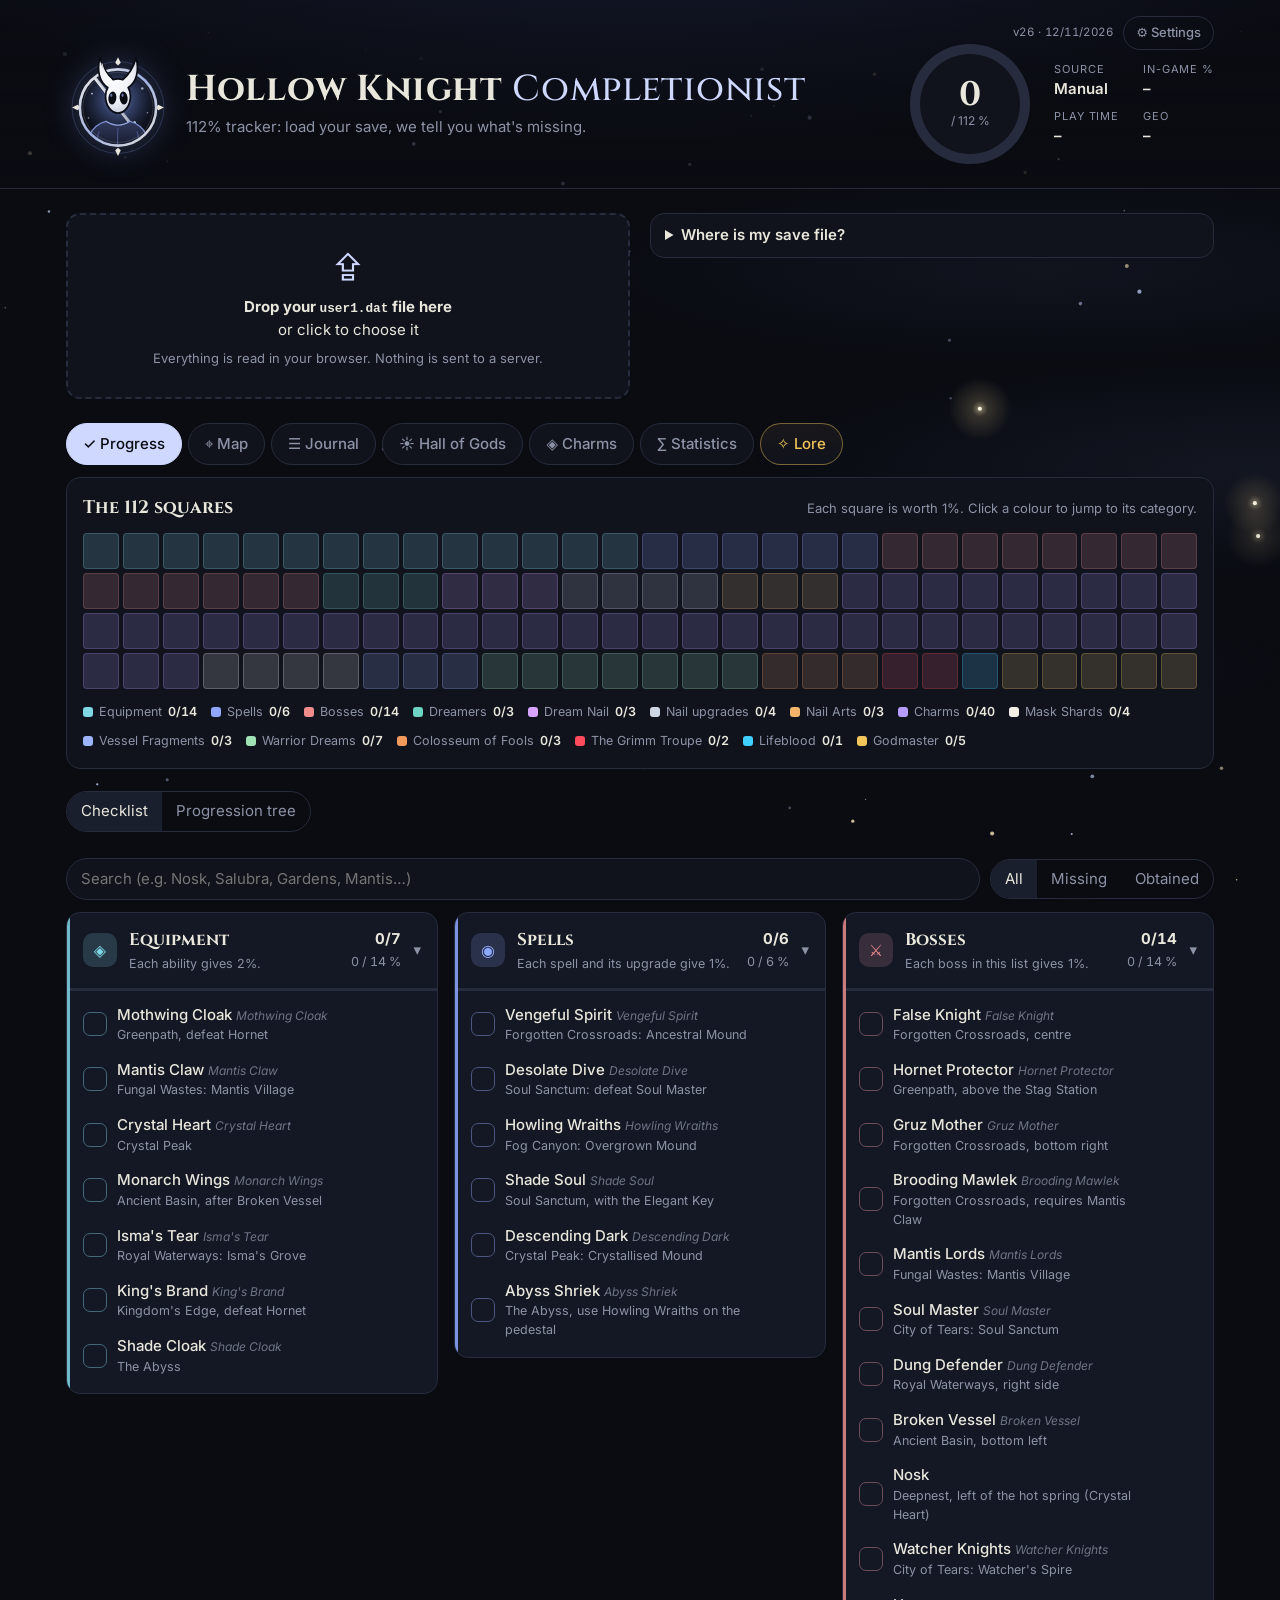
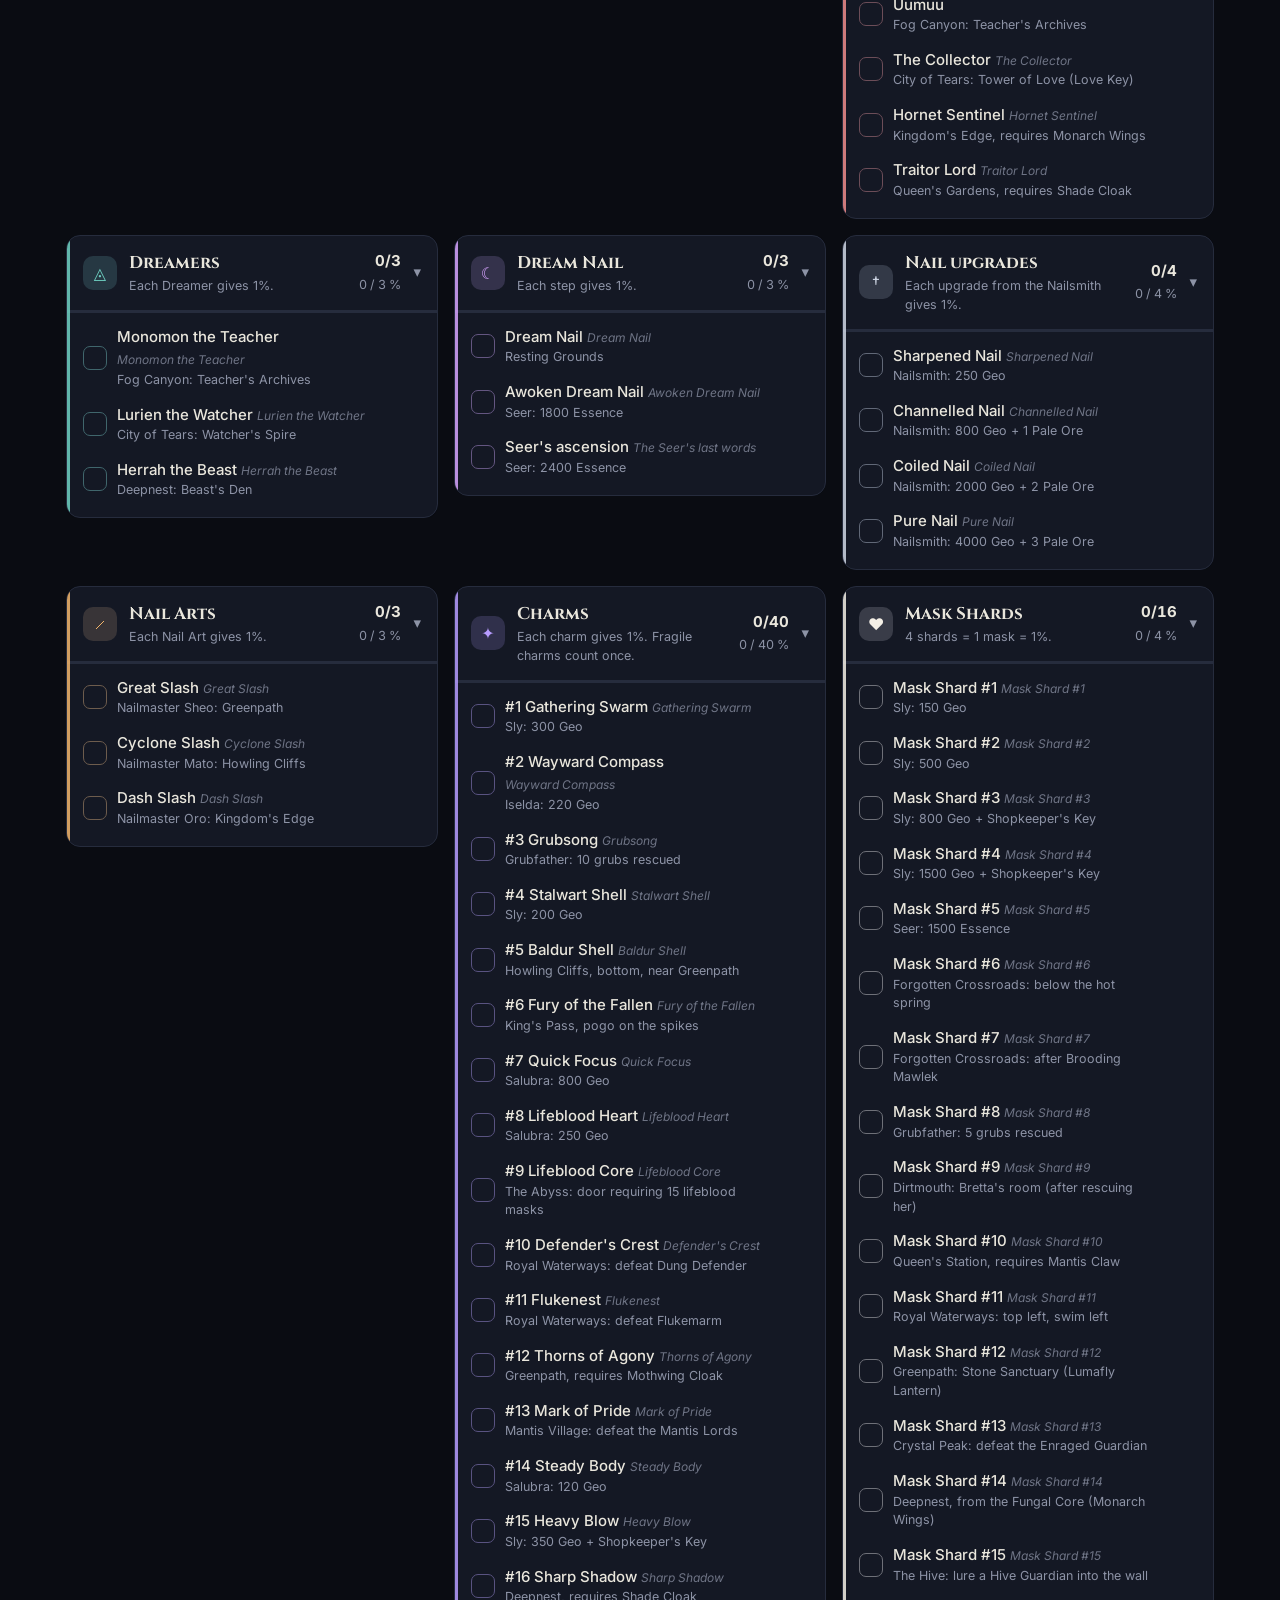
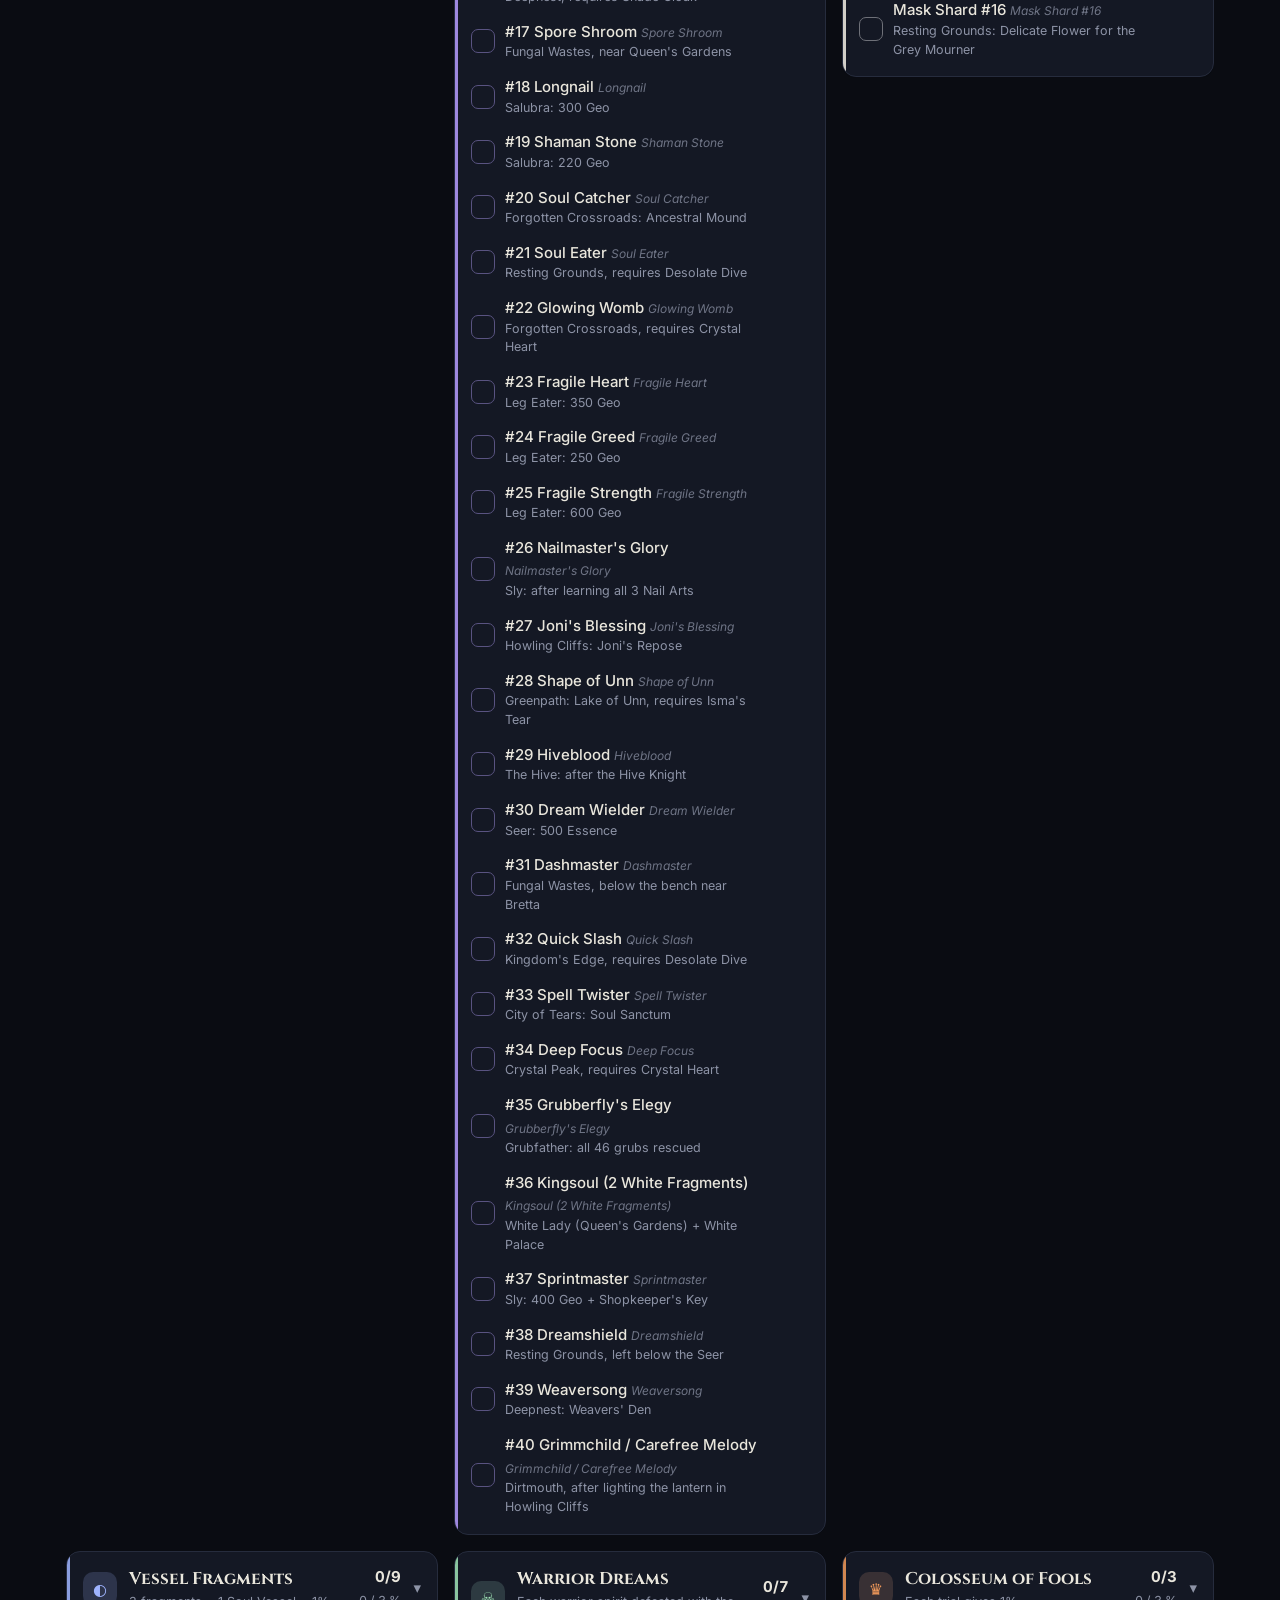
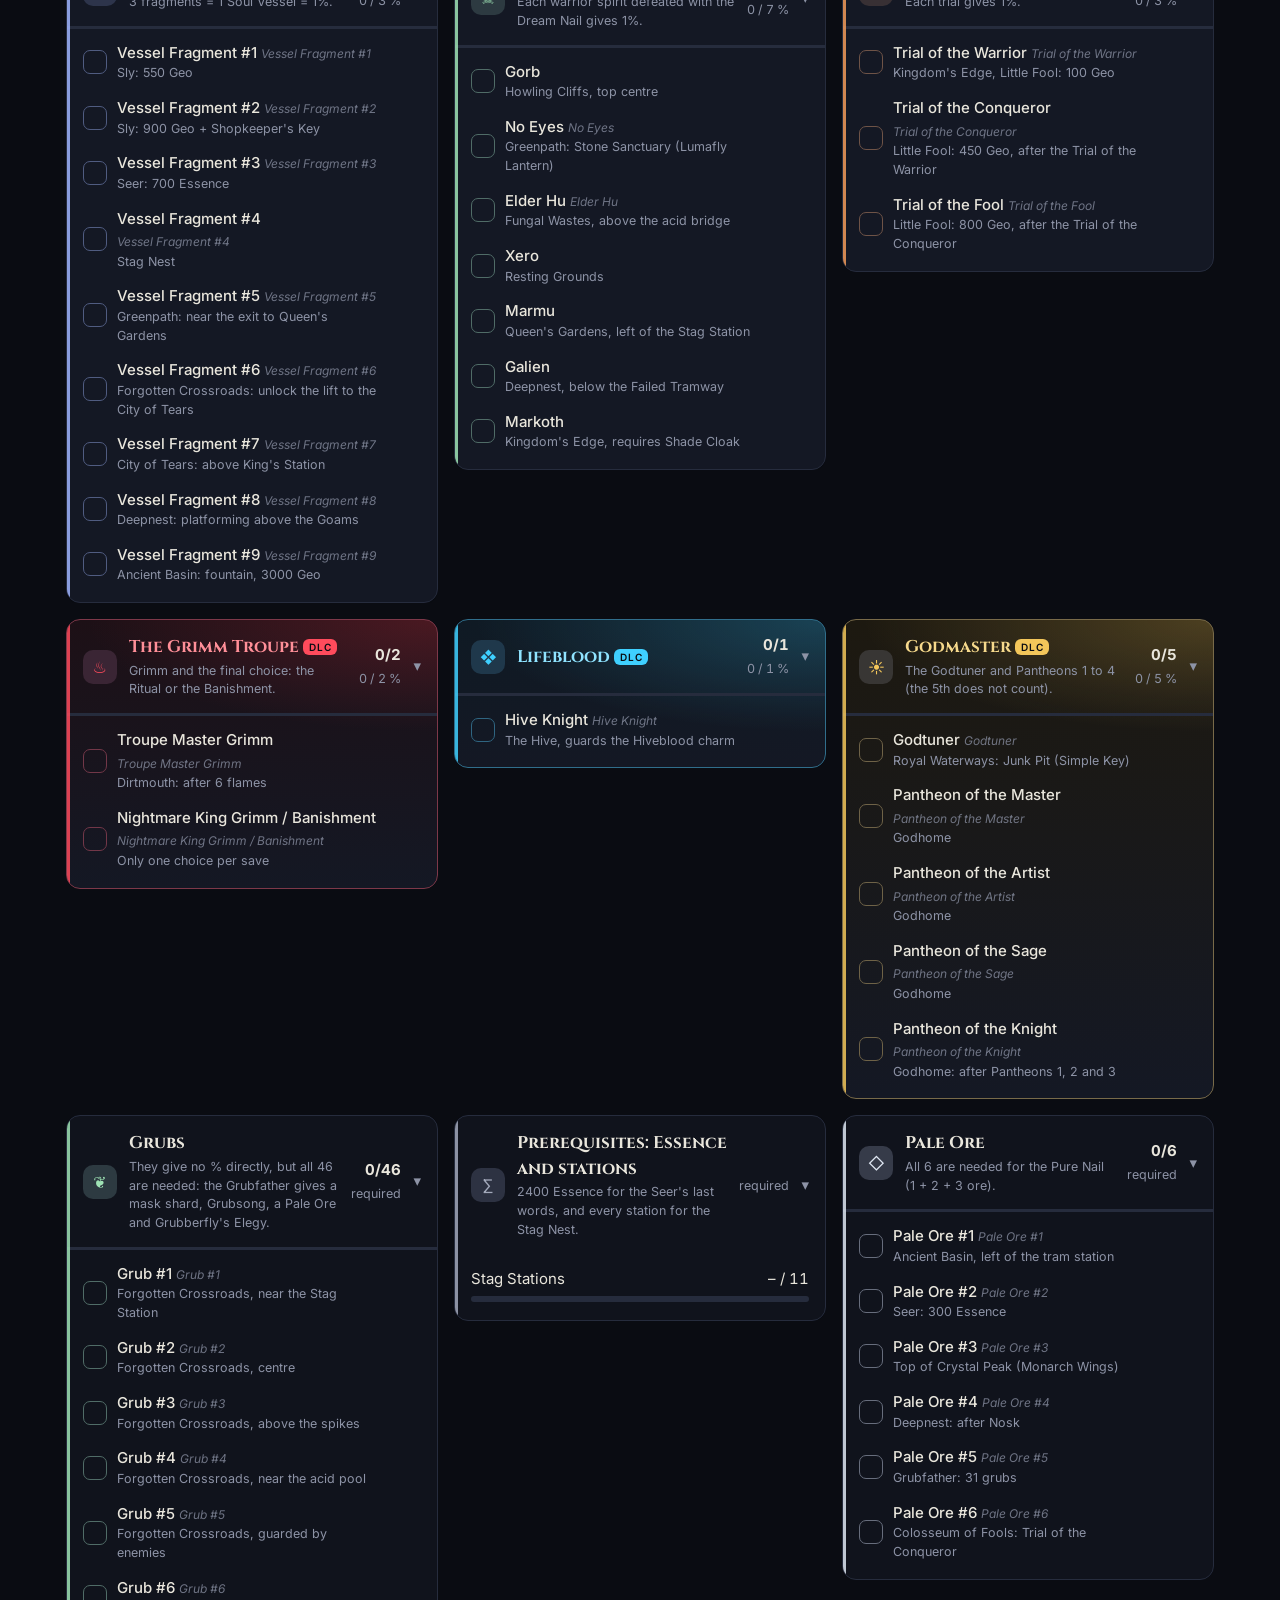
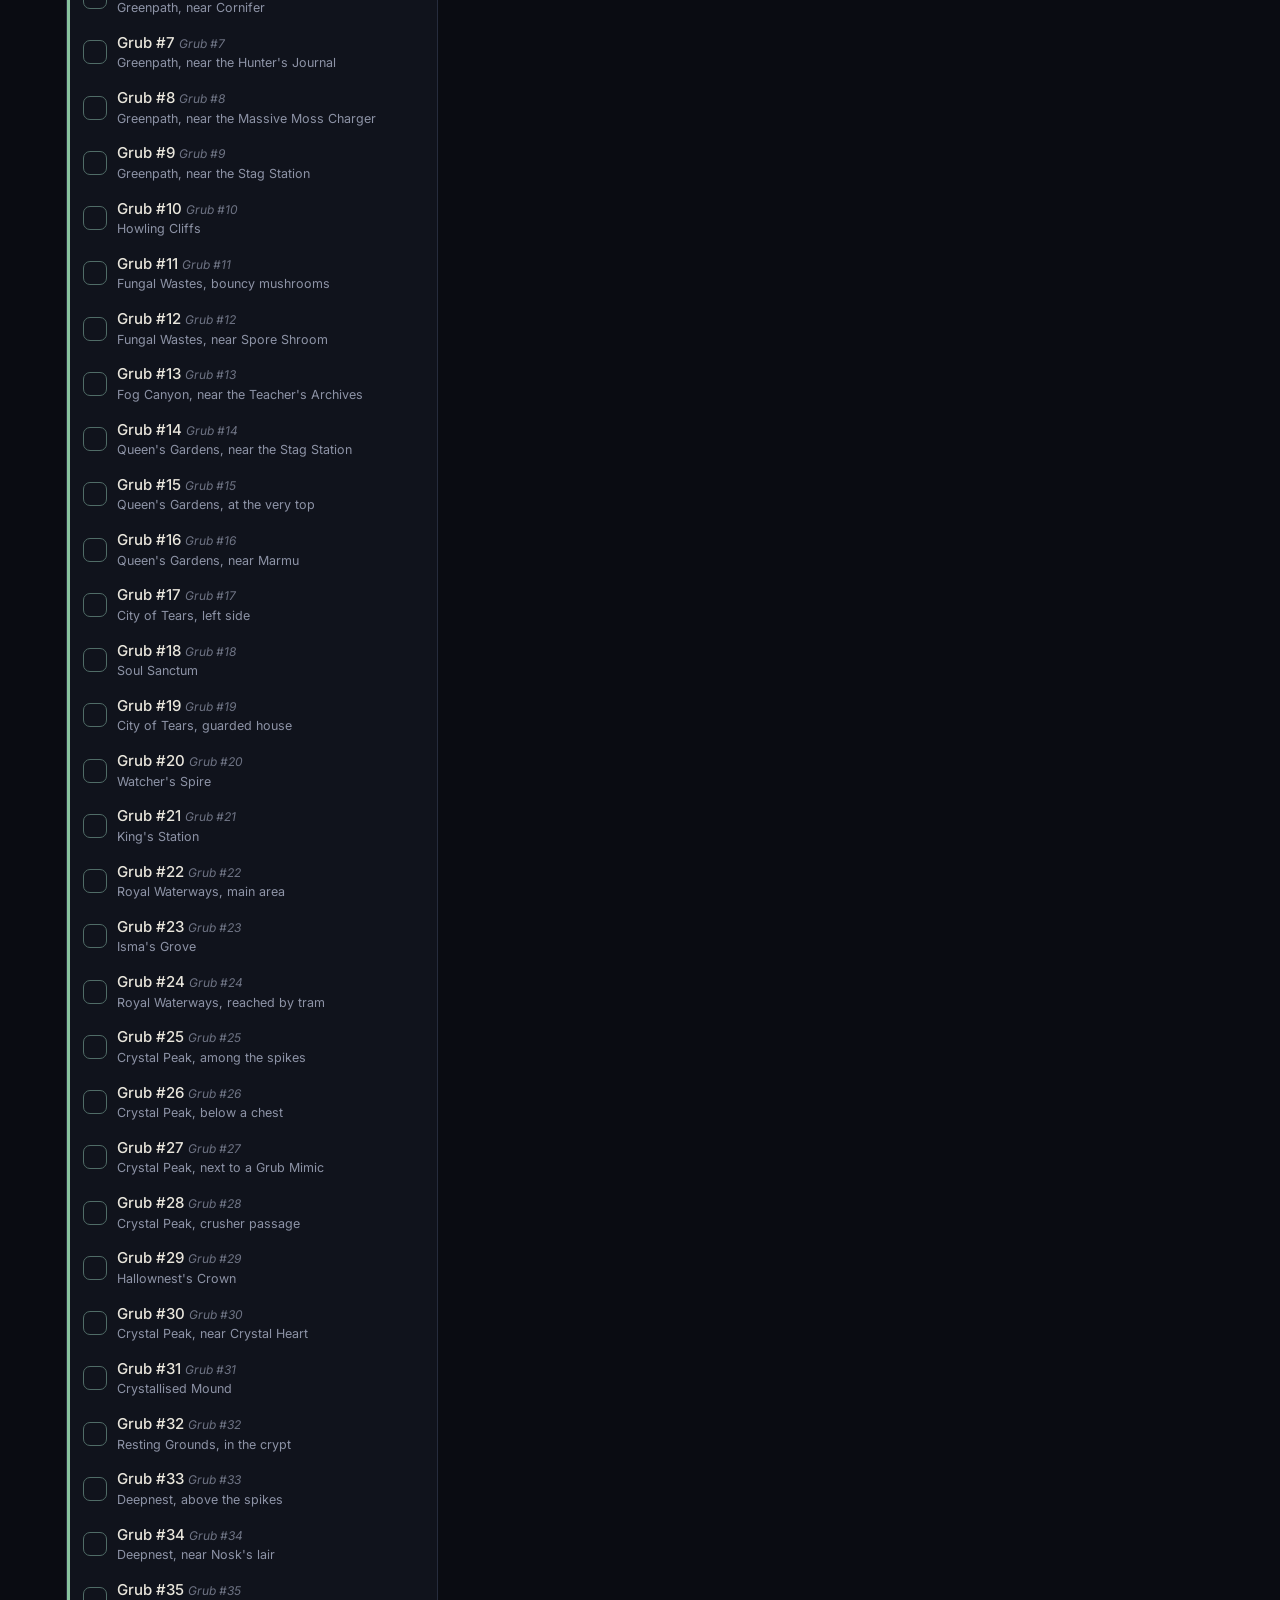
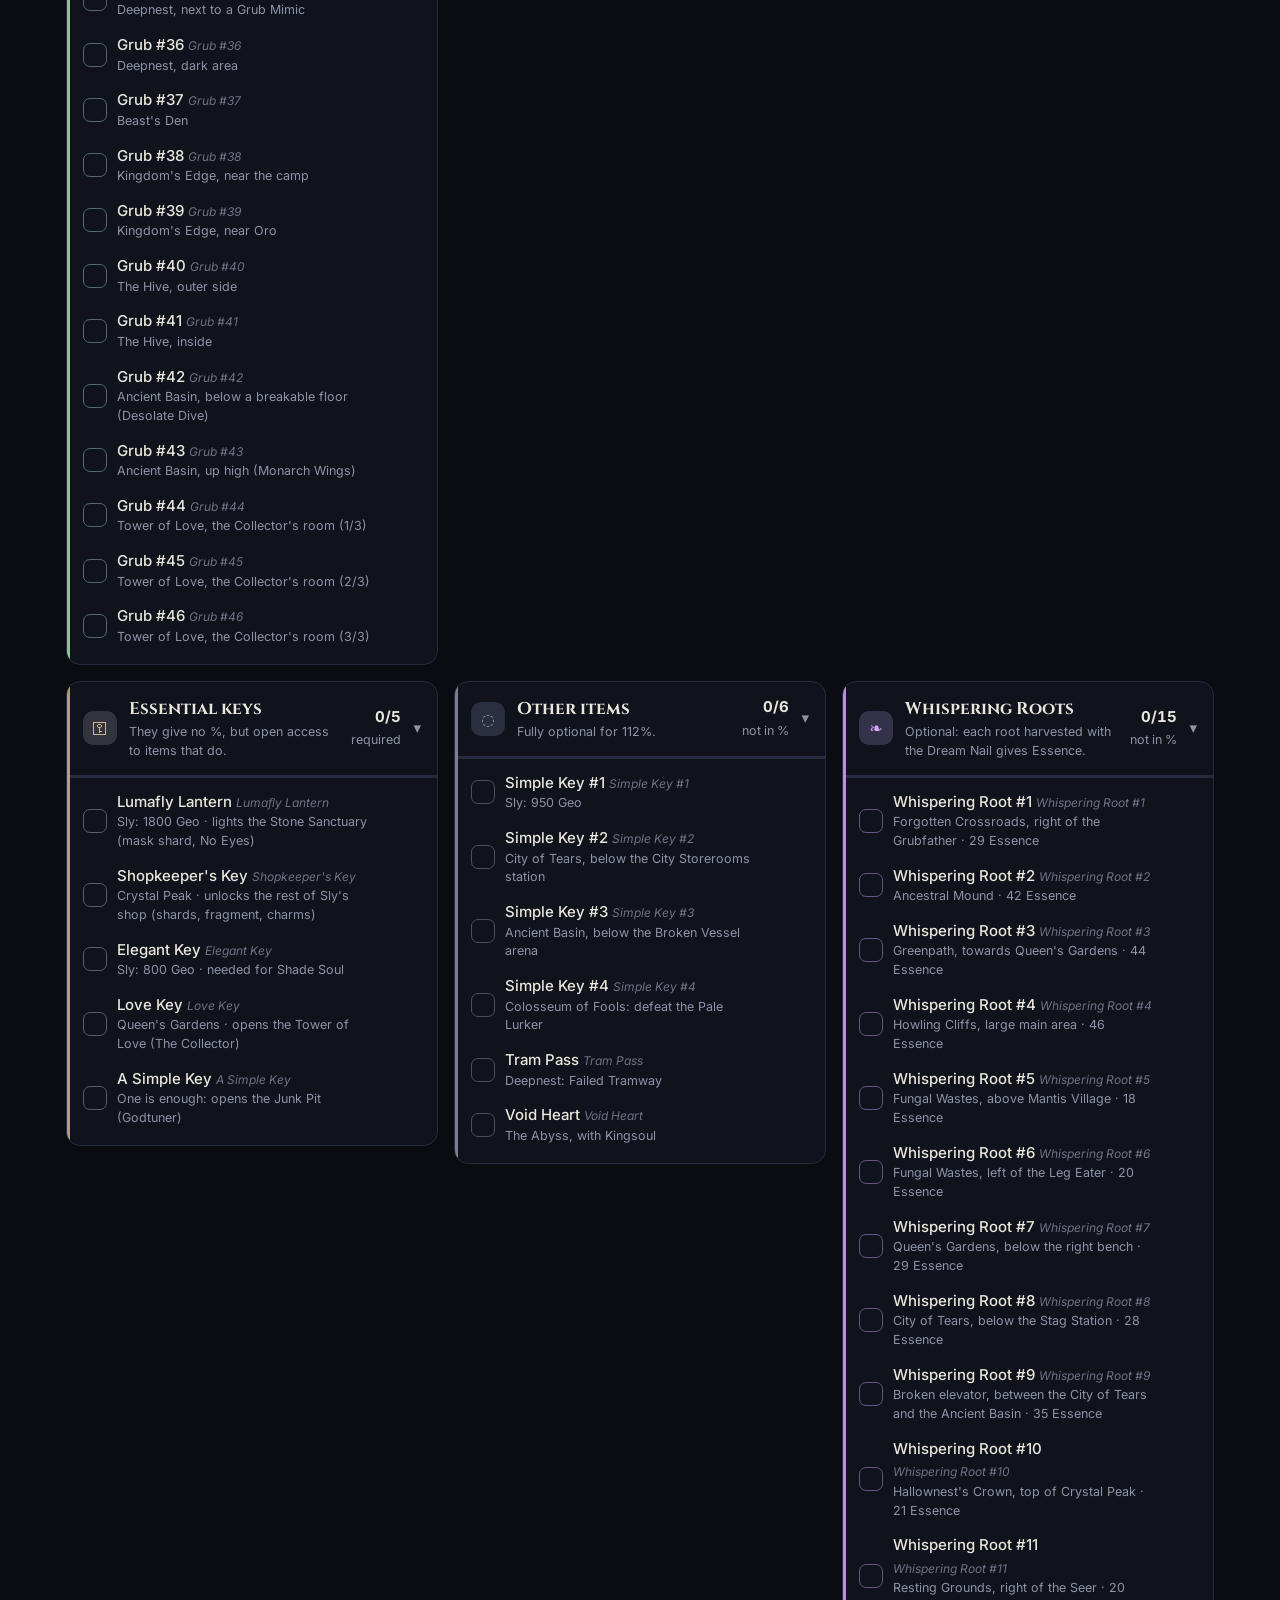
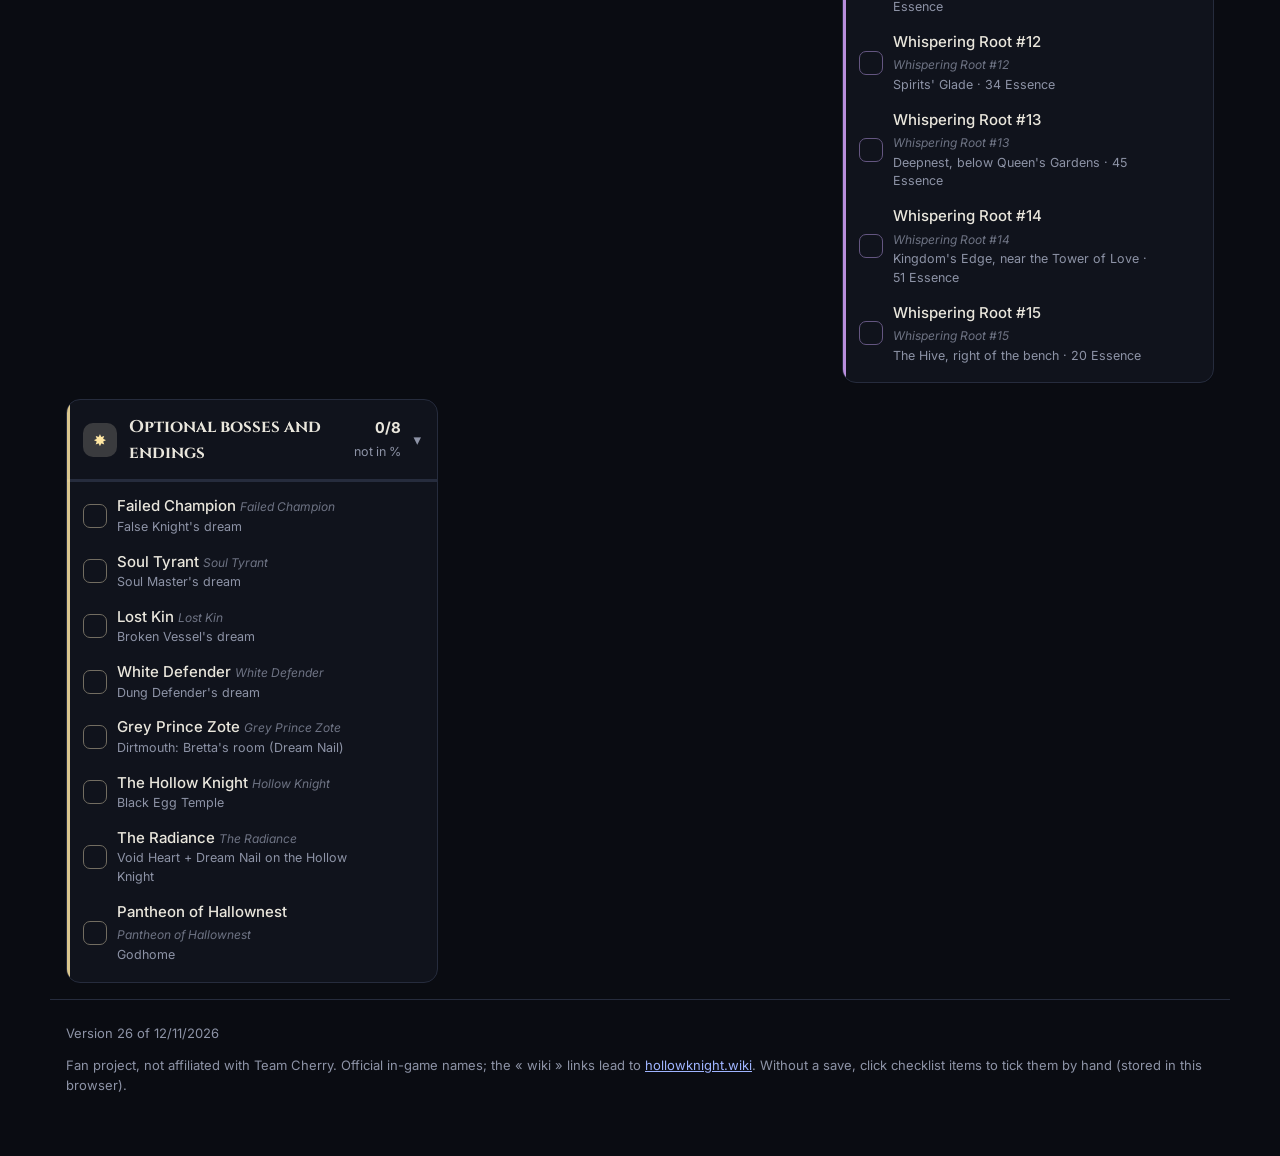
<file: index.html>
<!doctype html>
<html lang="fr">
<head>
  <meta charset="utf-8">
  <meta name="viewport" content="width=device-width, initial-scale=1">
  <title>Hollow Knight Completionist</title>
  <meta name="description" content="Tracker de complétion 112 % pour Hollow Knight : chargez votre sauvegarde et voyez instantanément ce qu'il vous manque.">
  <link rel="preconnect" href="https://fonts.googleapis.com">
  <link rel="preconnect" href="https://fonts.gstatic.com" crossorigin>
  <link href="https://fonts.googleapis.com/css2?family=Cinzel:wght@500;700&family=Inter:wght@400;500;600&display=swap" rel="stylesheet">
  <link rel="icon" href="favicon.svg" type="image/svg+xml">
  <link rel="manifest" href="manifest.webmanifest">
  <meta name="theme-color" content="#0a0c12">
  <link rel="apple-touch-icon" href="img/icon-192.png">
  <link rel="stylesheet" href="css/style.css">
</head>
<body>
  <canvas id="bg" aria-hidden="true"></canvas>
  <header class="hero">
    <div class="wrap hero-inner">
      <div class="brand">
        <svg class="logo" viewBox="0 0 120 120" aria-hidden="true">
  <defs>
    <radialGradient id="L-bg" cx="50%" cy="40%" r="60%">
      <stop offset="0" stop-color="#2c3a66"/><stop offset=".55" stop-color="#141a2c"/><stop offset="1" stop-color="#0a0c14"/>
    </radialGradient>
    <radialGradient id="L-halo" cx="50%" cy="46%" r="50%">
      <stop offset="0" stop-color="#cfe0ff" stop-opacity=".55"/><stop offset=".45" stop-color="#8fa8ff" stop-opacity=".18"/><stop offset="1" stop-color="#8fa8ff" stop-opacity="0"/>
    </radialGradient>
    <linearGradient id="L-ring" x1="0" y1="0" x2="1" y2="1">
      <stop offset="0" stop-color="#f4f1e8"/><stop offset=".5" stop-color="#9fb0e0"/><stop offset="1" stop-color="#e9e6dc"/>
    </linearGradient>
    <radialGradient id="L-mask" cx="42%" cy="34%" r="80%">
      <stop offset="0" stop-color="#ffffff"/><stop offset=".6" stop-color="#ebeef5"/><stop offset="1" stop-color="#b3bbd0"/>
    </radialGradient>
    <linearGradient id="L-cloak" x1="0" y1="0" x2="0" y2="1">
      <stop offset="0" stop-color="#323a5e"/><stop offset=".6" stop-color="#1c2238"/><stop offset="1" stop-color="#0f1322"/>
    </linearGradient>
    <linearGradient id="L-blade" x1="0" y1="0" x2="1" y2="1">
      <stop offset="0" stop-color="#f5f6fa"/><stop offset="1" stop-color="#8e97ad"/>
    </linearGradient>
    <clipPath id="L-disc"><circle cx="60" cy="64" r="44"/></clipPath>
  </defs>

  <!-- outer ornament -->
  <circle cx="60" cy="64" r="53" fill="none" stroke="#8fa8ff" stroke-opacity=".25" stroke-width="1"/>
  <g fill="#e9e6dc">
    <path d="M60 6 l3.2 6.5 -3.2 3 -3.2 -3z"/>
    <path d="M60 122 l3.2 -6.5 -3.2 -3 -3.2 3z" transform="translate(0 -2)"/>
    <path d="M2 64 l6.5 -3.2 3 3.2 -3 3.2z" transform="translate(5 0)"/>
    <path d="M118 64 l-6.5 -3.2 -3 3.2 3 3.2z" transform="translate(-5 0)"/>
  </g>

  <!-- disc -->
  <circle cx="60" cy="64" r="44" fill="url(#L-bg)"/>
  <g clip-path="url(#L-disc)">
    <circle cx="60" cy="58" r="40" fill="url(#L-halo)"/>
    <!-- soul motes -->
    <g fill="#dfe8ff">
      <circle cx="30" cy="48" r="1.1" opacity=".8"/><circle cx="88" cy="42" r="1.4" opacity=".7"/>
      <circle cx="94" cy="70" r=".9" opacity=".6"/><circle cx="26" cy="76" r="1" opacity=".5"/>
      <circle cx="40" cy="30" r=".8" opacity=".6"/><circle cx="80" cy="28" r=".8" opacity=".6"/>
    </g>
    <!-- nail behind -->
    <g transform="rotate(-38 60 64)">
      <rect x="58.2" y="20" width="3.6" height="70" rx="1.6" fill="url(#L-blade)"/>
      <rect x="54" y="88" width="12" height="3" rx="1.5" fill="#cfd5e4"/>
      <rect x="58.6" y="90" width="2.8" height="11" rx="1.2" fill="#6e7690"/>
    </g>
    <!-- cloak -->
    <path d="M46 80 C38 82 31 88 27 96 C24 102 22.5 108 22 116 L98 116 C97.5 108 96 102 93 96 C89 88 82 82 74 80 C69 83 64.5 84.5 60 84.5 C55.5 84.5 51 83 46 80 Z"
      fill="url(#L-cloak)" stroke="#7d8fd0" stroke-width="1.4" stroke-linejoin="round"/>
    <path d="M38 92 C35.5 100 34.5 108 35 116 M82 92 C84.5 100 85.5 108 85 116 M60 88 C59 98 59.5 107 60 116"
      fill="none" stroke="#4a5690" stroke-width="1.3" stroke-linecap="round" opacity=".9"/>
    <path d="M46 80 C51 83 55.5 84.5 60 84.5 C64.5 84.5 69 83 74 80" fill="none" stroke="#aebcf0" stroke-width="1" opacity=".6"/>
  </g>
  <circle cx="60" cy="64" r="44" fill="none" stroke="url(#L-ring)" stroke-width="3"/>
  <circle cx="60" cy="64" r="40.5" fill="none" stroke="#e9e6dc" stroke-opacity=".18" stroke-width="1"/>

  <!-- mask -->
  <g transform="translate(28 4)">
    <path fill="url(#L-mask)" stroke="#0a0c14" stroke-width="2" stroke-linejoin="round"
      d="M20.2 37 C10.6 31 7.2 17.5 11.2 2.6 C13.8 12.6 18.6 21.4 26.6 28 C28.4 27.4 30.2 27.1 32 27.1 C33.8 27.1 35.6 27.4 37.4 28 C45.4 21.4 50.2 12.6 52.8 2.6 C56.8 17.5 53.4 31 43.8 37 C45.5 40 46.4 43.4 46.4 47 C46.4 57.8 40 66.4 32 66.4 C24 66.4 17.6 57.8 17.6 47 C17.6 43.4 18.5 40 20.2 37 Z"/>
    <path d="M13.4 9.5 C15 16.5 18.6 23 24.2 28" fill="none" stroke="#fff" stroke-width="1.2" stroke-linecap="round" opacity=".9"/>
    <path d="M22 41 C24 38.5 27 37.5 29.5 38" fill="none" stroke="#fff" stroke-width="1" stroke-linecap="round" opacity=".7"/>
    <ellipse cx="25.5" cy="49" rx="4.6" ry="7.6" fill="#0a0c14" transform="rotate(7 25.5 49)"/>
    <ellipse cx="38.5" cy="49" rx="4.6" ry="7.6" fill="#0a0c14" transform="rotate(-7 38.5 49)"/>
    <ellipse cx="24.3" cy="45.8" rx="1.2" ry="2" fill="#9fb4ff" opacity=".6"/>
    <ellipse cx="37.3" cy="45.8" rx="1.2" ry="2" fill="#9fb4ff" opacity=".6"/>
  </g>
</svg>
        <div>
          <h1>Hollow Knight <span>Completionist</span></h1>
          <p class="steel-badge" id="steelBadge" hidden>Âme d'acier</p>
          <p class="tagline">Tracker 112 % : chargez votre sauvegarde, on vous dit ce qu'il manque.</p>
        </div>
      </div>

      <div class="top-corner">
        <span class="site-version" id="siteVersion"></span>
        <button class="btn ghost settings-btn" id="settingsBtn" aria-expanded="false" aria-controls="settings">⚙ Réglages</button>
        <div class="settings" id="settings" hidden>
          <div class="set-row">
            <span>Langue</span>
            <div class="lang-switch" role="group" aria-label="Langue"><button data-lang="fr">FR</button><button data-lang="en">EN</button></div>
          </div>
          <label class="toggle" title="Clés simples en trop, laissez-passer, racines de rêve, boss optionnels et fins : ce qui n'est pas nécessaire pour le 112 %"><input type="checkbox" id="optional" checked> Objets optionnels</label>
          <label class="toggle"><input type="checkbox" id="spoilers" checked> Indices de localisation</label>
          <label class="toggle"><input type="checkbox" id="english" checked> Noms anglais en second</label>
          <label class="toggle" title="Pendant le suivi en direct : petit son, et notification si l'onglet est en arrière-plan"><input type="checkbox" id="notifyToggle"> Prévenir des nouveautés en direct</label>
          <button class="btn ghost" id="clearBtn">Réinitialiser</button>
        </div>
      </div>
      <div class="summary">
        <div class="ring" id="ring" style="--p:0">
          <div class="ring-inner">
            <strong id="totalPct">0</strong><small>/ 112 %</small>
          </div>
        </div>
        <dl class="stats" id="stats">
          <div><dt>Source</dt><dd id="statSource">Manuel</dd></div>
          <div><dt>% en jeu</dt><dd id="statGame">–</dd></div>
          <div><dt>Temps de jeu</dt><dd id="statTime">–</dd></div>
          <div><dt>Geo</dt><dd id="statGeo">–</dd></div>
        </dl>
      </div>
    </div>
  </header>

  <main class="wrap">
    <section class="loader" id="loader">
      <div class="drop" id="drop" tabindex="0" role="button" aria-label="Charger une sauvegarde">
        <input type="file" id="fileInput" accept=".dat,.json,.txt,*/*" hidden>
        <div class="drop-icon">⇪</div>
        <p><strong>Glissez votre fichier <code>user1.dat</code> ici</strong><br>ou cliquez pour le choisir</p>
        <p class="muted small">Tout est lu dans votre navigateur. Rien n'est envoyé sur un serveur.</p>
      </div>
      <details class="paths">
        <summary>Où trouver ma sauvegarde ?</summary>
        <p class="small muted">Les fichiers s'appellent <code>user1.dat</code> à <code>user4.dat</code> (un par emplacement de partie).</p>
        <ul>
          <li><b>Windows</b> <code class="copy" title="Cliquer pour copier">%USERPROFILE%\AppData\LocalLow\Team Cherry\Hollow Knight</code></li>
          <li><b>macOS</b> <code class="copy" title="Cliquer pour copier">~/Library/Application Support/unity.Team Cherry.Hollow Knight</code></li>
          <li><b>Linux / Steam Deck</b> <code class="copy" title="Cliquer pour copier">~/.config/unity3d/Team Cherry/Hollow Knight</code></li>
          <li><b>Steam Deck (Proton)</b> <code class="copy" title="Cliquer pour copier">~/.local/share/Steam/steamapps/compatdata/367520/pfx/drive_c/users/steamuser/AppData/LocalLow/Team Cherry/Hollow Knight</code></li>
        </ul>
        <p class="small muted">Astuce Windows : collez le chemin dans la barre d'adresse de l'explorateur. Sur macOS : Finder → Aller → Aller au dossier (⇧⌘G).</p>
      </details>
    </section>

    <section class="savebar" id="saveBar" hidden>
      <div class="savebar-main">
        <span class="savebar-file" id="saveFile"></span>
        <div class="actions">
          <button id="reloadBtn" class="btn ghost">Charger un autre fichier</button>
          <button id="watchBtn" class="btn" hidden title="Relit automatiquement la sauvegarde quand le jeu l'écrit">Suivre le fichier en direct</button>
          <button id="removeBtn" class="btn ghost">Retirer la sauvegarde</button>
        </div>
      </div>
      <p id="coherence" class="coherence" hidden></p>
    </section>
    <p id="status" class="status" role="status"></p>

    <section class="news" id="news" hidden aria-live="polite"></section>

    <div class="tabs" role="tablist">
      <button role="tab" data-tab="progress" class="on">✓ Progression</button>
      <button role="tab" data-tab="map">⌖ Carte</button>
      <button role="tab" data-tab="journal">☰ Journal</button>
      <button role="tab" data-tab="gods">☀ Salle des Dieux</button>
      <button role="tab" data-tab="builds">◈ Charmes</button>
      <button role="tab" data-tab="stats">∑ Statistiques</button>
      <button role="tab" data-tab="lore" class="tab-lore">✧ Lore</button>
    </div>

    <section class="panel" id="panel-progress">
      <section class="overview" id="overview" aria-label="Les 112 %">
        <div class="overview-head">
          <h2>Les 112 cases</h2>
          <p class="small muted">Chaque case vaut 1 %. Cliquez sur une couleur pour aller à sa catégorie.</p>
        </div>
        <div class="grid112" id="grid"></div>
        <div class="legend" id="gridLegend"></div>
      </section>
      <div class="seg subview" id="progressView" role="group" aria-label="Vue">
        <button data-view="list" class="on">Checklist</button>
        <button data-view="tree">Arbre de progression</button>
      </div>
      <div id="view-list">
        <nav class="toolbar" aria-label="Filtres">
          <input type="search" id="search" placeholder="Rechercher (ex. Nosk, Salubra, Jardins, Mantis…)" autocomplete="off">
          <div class="seg" id="filterSeg" role="group" aria-label="Afficher">
            <button data-filter="all" class="on">Tout</button>
            <button data-filter="missing">Manquants</button>
            <button data-filter="done">Obtenus</button>
          </div>
        </nav>
        <div id="sections" class="sections"></div>
      </div>
      <div id="view-tree" hidden>
        <div class="tree-head">
          <p class="small muted">Les grandes étapes de la partie, dans l'ordre où on les franchit en général. <span class="key done"></span> obtenu · <span class="key next"></span> accessible maintenant · <span class="key locked"></span> à débloquer</p>
          <strong id="treeSummary"></strong>
        </div>
        <div class="tree-scroll"><div id="tree"></div></div>
        <h3>Prochains objectifs</h3>
        <ul class="next-list" id="nextList"></ul>
      </div>
    </section>

    <section class="panel" id="panel-map" hidden>
      <div class="tree-head">
        <p class="small muted">Plan schématique des zones, colorées selon le mode choisi. Cliquez sur une zone pour voir le détail.</p>
        <strong id="mapSummary"></strong>
      </div>
      <div class="seg map-mode" id="mapMode" role="group" aria-label="Mode de la carte">
        <button data-mm="items" class="on">Objets</button>
        <button data-mm="journal">Journal du chasseur</button>
        <button data-mm="essence">Essence</button>
        <button data-mm="geo">Geo</button>
      </div>
      <section class="essence-box" id="essenceBox" hidden></section>
      <div class="map-layout">
        <div class="map-scroll"><div id="map"></div></div>
        <aside class="zone-detail" id="zoneDetail" aria-live="polite"></aside>
      </div>
    </section>

    <section class="panel" id="panel-journal" hidden>
      <p class="small muted">Chaque créature, où la chasser et le nombre de victoires qu'il reste pour compléter ses notes.</p>
      <div id="journal-body"></div>
    </section>

    <section class="panel" id="panel-gods" hidden>
      <p class="small muted">Les statues de la Maison des Dieux et le niveau atteint contre chaque boss.</p>
      <div id="godhome-body"></div>
    </section>

    <section class="panel" id="panel-builds" hidden>
      <p class="small muted">Composez un build avec les Charmes que vous possédez et voyez les caractéristiques obtenues.</p>
      <div id="builds-body"></div>
    </section>

    <section class="panel" id="panel-lore" hidden>
      <p class="small muted">Les quêtes et rencontres des personnages, d'après votre sauvegarde : pratique pour ne rien rater. Les dialogues complets sont sur le wiki.</p>
      <p class="muted" id="loreEmpty" hidden>Chargez une sauvegarde pour suivre les quêtes.</p>
      <div class="quest-grid" id="quests"></div>
    </section>

    <section class="panel" id="panel-stats" hidden>
      <div id="stats-body"></div>
    </section>
  </main>

  <footer class="wrap footer">
    <p class="small muted footer-version" id="footerVersion"></p>
    <p class="small muted">Projet de fan, non affilié à Team Cherry. Noms officiels du jeu ; les liens « wiki » mènent à <a href="https://hollowknight.wiki" target="_blank" rel="noopener">hollowknight.wiki</a>.
      Sans sauvegarde, cliquez sur les éléments de la checklist pour les cocher à la main (enregistré dans ce navigateur).</p>
  </footer>

  <script src="js/version.js"></script>
  <script src="js/aes.js"></script>
  <script src="js/save.js"></script>
  <script src="js/data.js"></script>
  <script src="js/journal-data.js"></script>
  <script src="js/features-data.js"></script>
  <script src="js/extras.js"></script>
  <script src="js/lore-data.js"></script>
  <script src="js/i18n.js"></script>
  <script src="js/lore.js"></script>
  <script src="js/app.js"></script>
  <script src="js/background.js"></script>
</body>
</html>
</file>
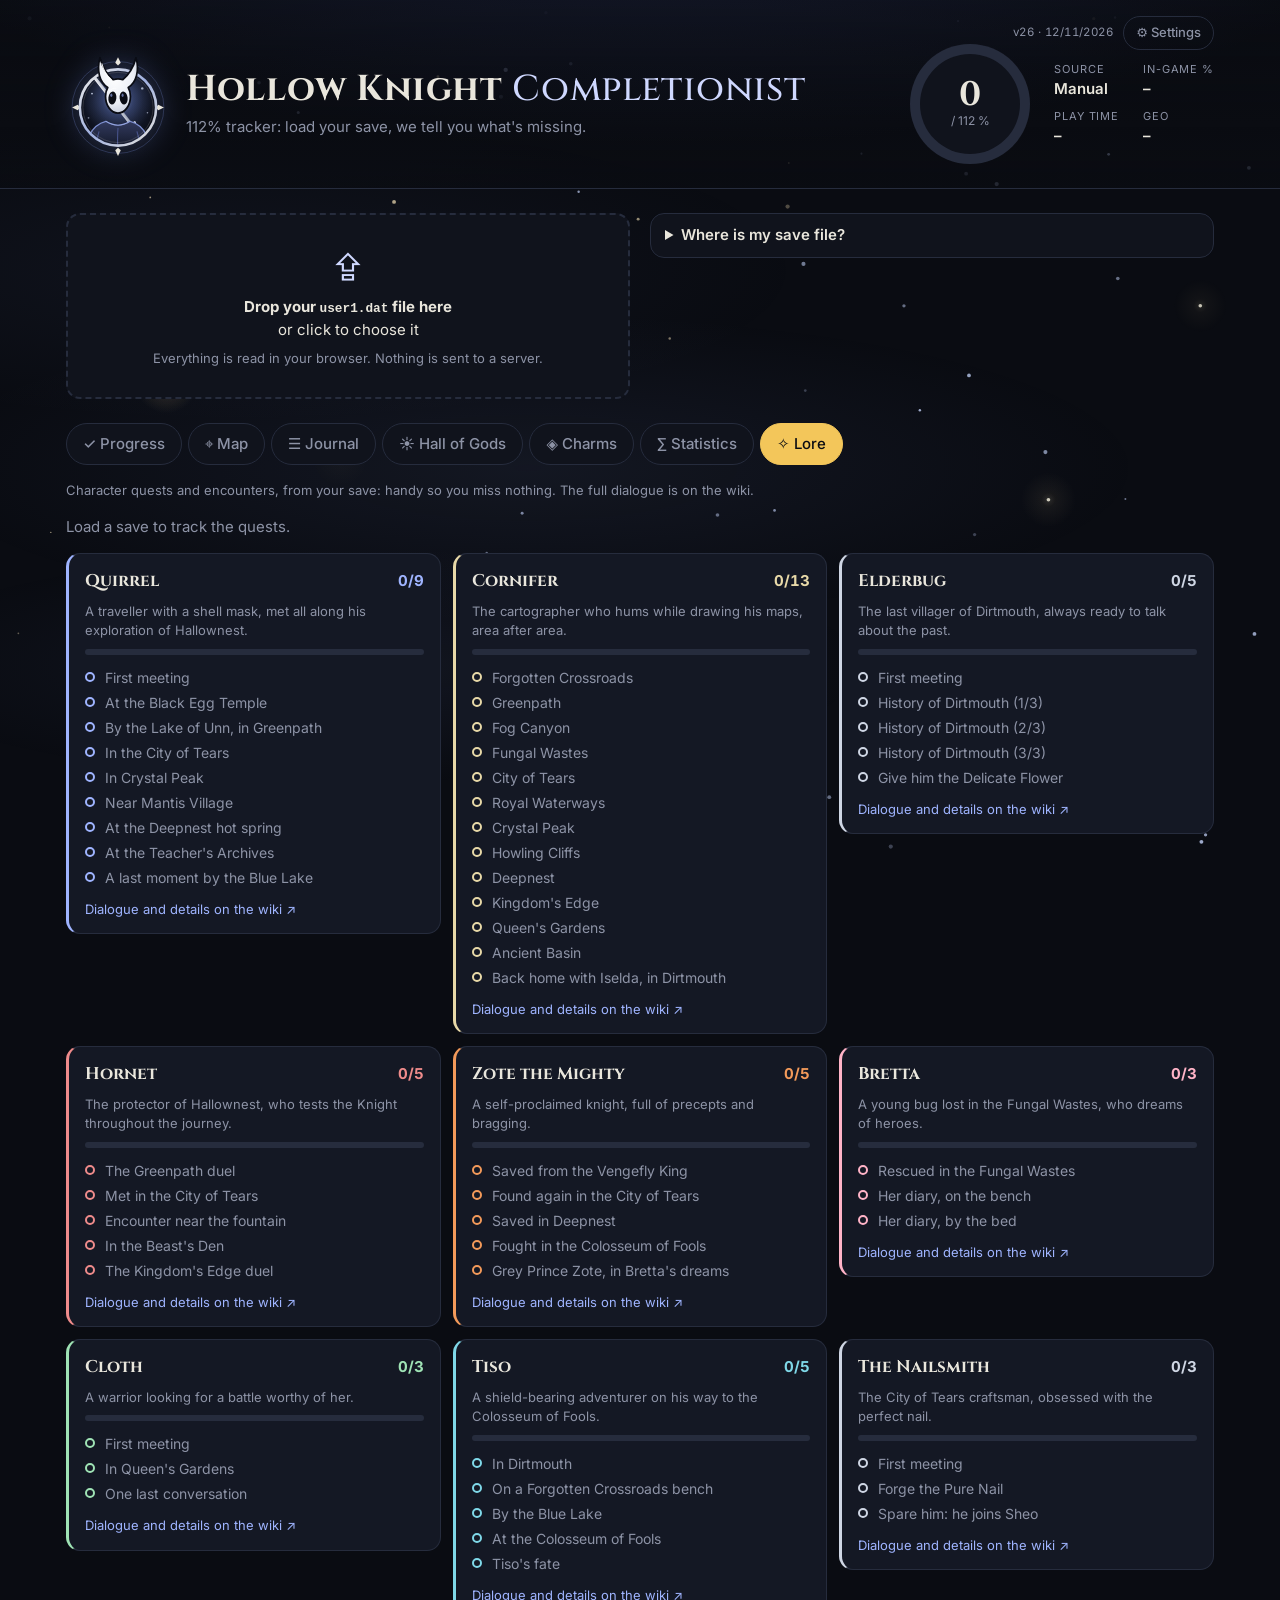
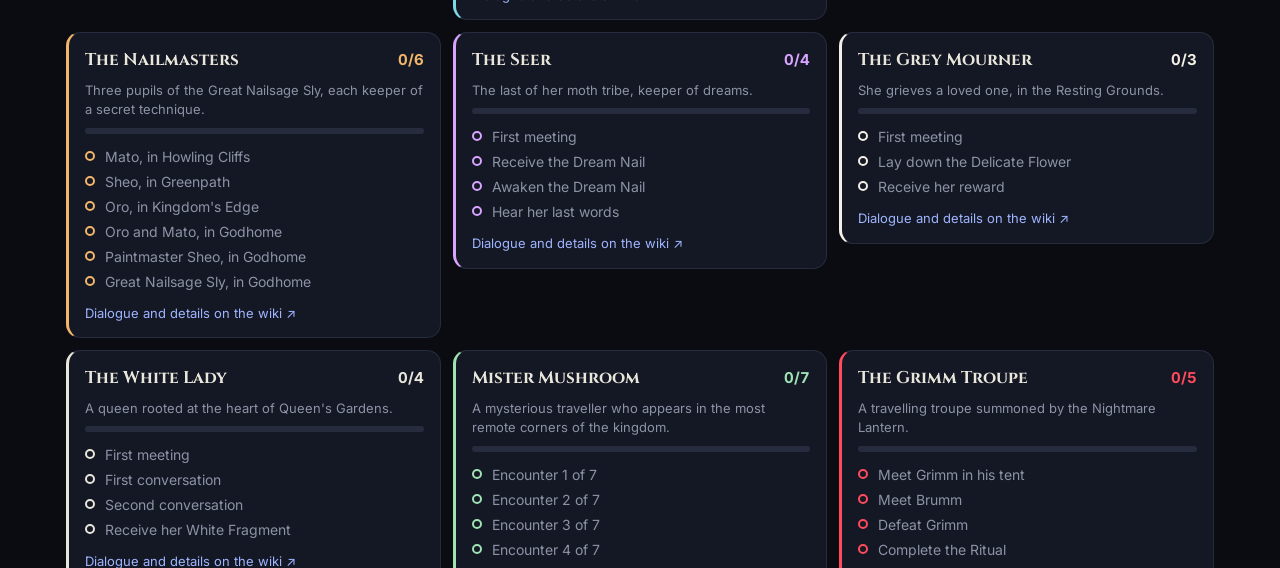
<file: lore.html>
<!doctype html>
<html lang="fr">
<head>
  <meta charset="utf-8">
  <meta name="viewport" content="width=device-width, initial-scale=1">
  <title>Lore d'Hallownest</title>
  <meta http-equiv="refresh" content="0; url=./#lore">
  <link rel="canonical" href="./#lore">
  <style>body { background: #0a0c12; color: #e9e6dc; font-family: system-ui, sans-serif; padding: 24px; } a { color: #9fb4ff; }</style>
</head>
<body>
  <p>Le lore est maintenant un onglet du tracker : <a href="./#lore">ouvrir le lore</a>.</p>
</body>
</html>
</file>
<file: css/style.css>
:root {
  --bg: #0a0c12;
  --bg-2: #10131c;
  --card: #141824;
  --card-2: #1a1f2e;
  --line: #262c3d;
  --text: #e9e6dc;
  --muted: #8d93a6;
  --accent: #cfd8ff;
  --soul: #9fb4ff;
  --gold: #e8c46a;
  --ok: #8fd6a8;
  --err: #ff8f8f;
  --radius: 14px;
  color-scheme: dark;
}

* { box-sizing: border-box; }
[hidden] { display: none !important; }

html { -webkit-text-size-adjust: 100%; }

body {
  margin: 0;
  background:
    radial-gradient(1200px 500px at 50% -200px, #1d2440 0%, transparent 70%),
    var(--bg);
  color: var(--text);
  font: 15px/1.5 "Inter", system-ui, sans-serif;
  min-height: 100vh;
}

a { color: var(--soul); }
code { font-family: ui-monospace, SFMono-Regular, Menlo, monospace; font-size: .85em; }

.wrap { max-width: 1180px; margin: 0 auto; padding: 0 16px; }
.muted { color: var(--muted); }
.small { font-size: 13px; }

/* ----------------------------------- Hero ---------------------------------- */
.hero { padding: 36px 0 24px; border-bottom: 1px solid var(--line); }
.hero-inner { display: flex; align-items: center; justify-content: space-between; gap: 24px; flex-wrap: wrap; }
.brand { display: flex; align-items: center; gap: 16px; min-width: 0; }
.logo { width: 104px; height: 104px; flex: none; overflow: visible; filter: drop-shadow(0 0 16px rgba(111, 134, 214, .35)); }
h1 { font-family: "Cinzel", serif; font-weight: 700; font-size: clamp(24px, 4vw, 36px); margin: 0; letter-spacing: .02em; line-height: 1.1; }
h1 span { color: var(--accent); font-weight: 500; }
.tagline { margin: 6px 0 0; color: var(--muted); }

.summary { display: flex; align-items: center; gap: 24px; flex-wrap: wrap; }
.ring {
  --p: 0;
  width: 120px; height: 120px; border-radius: 50%; flex: none;
  background: conic-gradient(var(--accent) calc(var(--p) * 360deg), var(--line) 0);
  display: grid; place-items: center;
  transition: background .6s;
}
.ring.max { background: conic-gradient(var(--gold) 360deg, var(--gold) 0); box-shadow: 0 0 30px rgba(232, 196, 106, .35); }
.ring-inner {
  width: 100px; height: 100px; border-radius: 50%; background: var(--bg-2);
  display: flex; flex-direction: column; align-items: center; justify-content: center;
}
.ring-inner strong { font-family: "Cinzel", serif; font-size: 34px; line-height: 1; }
.ring-inner small { color: var(--muted); font-size: 12px; }

.stats { display: grid; grid-template-columns: repeat(2, auto); gap: 8px 24px; margin: 0; }
.stats dt { font-size: 11px; text-transform: uppercase; letter-spacing: .08em; color: var(--muted); }
.stats dd { margin: 0; font-weight: 600; font-variant-numeric: tabular-nums; }

/* ---------------------------------- Loader --------------------------------- */
.loader { display: grid; grid-template-columns: minmax(0, 1fr) minmax(0, 1.2fr); gap: 20px; margin: 24px 0; }
.drop {
  border: 2px dashed var(--line); border-radius: var(--radius); background: var(--bg-2);
  padding: 28px 20px; text-align: center; cursor: pointer;
  transition: border-color .2s, background .2s, transform .2s;
}
.drop:hover, .drop:focus-visible, .drop.over { border-color: var(--accent); background: #151a29; outline: none; }
.drop.over { transform: scale(1.01); }
.drop-icon { font-size: 30px; color: var(--accent); }
.drop p { margin: 8px 0 0; }

.actions { display: flex; gap: 8px; flex-wrap: wrap; }
.btn {
  appearance: none; border: 1px solid var(--accent); background: transparent; color: var(--text);
  padding: 8px 14px; border-radius: 999px; font: inherit; font-weight: 500; cursor: pointer;
}
.btn:hover { background: rgba(207, 216, 255, .1); }
.btn.ghost { border-color: var(--line); color: var(--muted); }
.btn.live { border-color: var(--ok); color: var(--ok); }

.status { min-height: 1.5em; margin: 10px 0; font-size: 14px; color: var(--muted); }
.status.ok { color: var(--ok); }
.status.err { color: var(--err); }

.paths { background: var(--bg-2); border: 1px solid var(--line); border-radius: var(--radius); padding: 10px 14px; }
.paths summary { cursor: pointer; font-weight: 600; }
.paths ul { padding: 0; list-style: none; margin: 8px 0; display: grid; gap: 8px; }
.paths li { display: grid; gap: 2px; }
.paths code.copy {
  display: block; background: var(--card); border: 1px solid var(--line); border-radius: 8px;
  padding: 6px 8px; cursor: copy; overflow-wrap: anywhere;
}
.paths code.copy.copied { border-color: var(--ok); }
.paths code.copy.copied::after { content: "  ✓ copié"; color: var(--ok); }

/* --------------------------------- Toolbar --------------------------------- */
.toolbar {
  position: sticky; top: 0; z-index: 5;
  display: flex; gap: 10px; align-items: center; flex-wrap: wrap;
  padding: 12px 0; background: linear-gradient(var(--bg) 80%, transparent);
}
#search, #journalSearch {
  flex: 1 1 240px; min-width: 0; padding: 9px 14px; border-radius: 999px;
  border: 1px solid var(--line); background: var(--bg-2); color: var(--text); font: inherit;
}
#search:focus, #journalSearch:focus { outline: none; border-color: var(--accent); }
.seg { display: inline-flex; border: 1px solid var(--line); border-radius: 999px; overflow: hidden; }
.seg button { appearance: none; border: 0; background: transparent; color: var(--muted); padding: 8px 14px; font: inherit; cursor: pointer; }
.seg button.on { background: var(--card-2); color: var(--text); }
.toggle { display: inline-flex; gap: 6px; align-items: center; color: var(--muted); cursor: pointer; }

/* --------------------------------- Sections -------------------------------- */
.sections { display: grid; grid-template-columns: repeat(auto-fill, minmax(min(100%, 360px), 1fr)); gap: 16px; align-items: start; }
.card {
  background: var(--card); border: 1px solid var(--line);
  border-radius: var(--radius); overflow: hidden; min-width: 0;
}
.card.complete { border-color: rgba(232, 196, 106, .5); }
.card.extra { background: var(--bg-2); }
.card-head { display: flex; align-items: center; gap: 12px; padding: 14px 16px; cursor: pointer; user-select: none; }
.card-head:focus-visible { outline: 2px solid var(--accent); outline-offset: -2px; }
.sec-icon {
  width: 34px; height: 34px; border-radius: 10px; background: var(--card-2); flex: none;
  display: grid; place-items: center; color: var(--accent); font-size: 16px;
}
.card.complete .sec-icon { color: var(--gold); }
.sec-title { flex: 1; min-width: 0; }
.sec-title h2 { font-family: "Cinzel", serif; font-size: 17px; margin: 0; }
.sec-title p { margin: 2px 0 0; color: var(--muted); font-size: 12.5px; }
.sec-score { text-align: right; font-variant-numeric: tabular-nums; white-space: nowrap; }
.sec-score b { display: block; }
.sec-score small { color: var(--muted); }
.card.complete .sec-score b { color: var(--gold); }
.chev { color: var(--muted); transition: transform .2s; }
.card.collapsed .chev { transform: rotate(-90deg); }
.card.collapsed .items { display: none; }

.bar { height: 6px; background: var(--line); border-radius: 999px; overflow: hidden; }
.bar i { display: block; height: 100%; background: linear-gradient(90deg, var(--soul), var(--accent)); border-radius: inherit; transition: width .5s; }
.bar.thin { height: 3px; border-radius: 0; }
.card.complete .bar i { background: var(--gold); }

.items { list-style: none; margin: 0; padding: 6px 8px 10px; }
.item {
  display: flex; align-items: center; gap: 10px; padding: 7px 8px; border-radius: 10px; cursor: pointer;
}
.item:hover { background: var(--card-2); }
.check {
  flex: none; width: 24px; height: 24px; border-radius: 7px; border: 1.5px solid var(--line);
  background: transparent; display: grid; place-items: center; padding: 0; cursor: inherit;
}
.check svg { width: 16px; height: 16px; fill: none; stroke: var(--bg); stroke-width: 3; stroke-linecap: round; stroke-linejoin: round; opacity: 0; }
.item.done .check { background: var(--accent); border-color: var(--accent); }
.item.done .check svg { opacity: 1; }
.check:disabled { cursor: default; }
.item-text { flex: 1; min-width: 0; display: flex; flex-direction: column; }
.name { font-weight: 500; }
.item.done .name { color: var(--muted); }
.name .en { white-space: nowrap; font-size: 12px; font-weight: 400; color: var(--muted); opacity: .75; font-style: italic; }
.no-english .name .en { display: none; }
.hint { color: var(--muted); font-size: 12.5px; }
.no-spoilers .hint { display: none; }
.wiki { font-size: 12px; color: var(--muted); text-decoration: none; white-space: nowrap; opacity: 0; transition: opacity .15s; }
.item:hover .wiki, .wiki:focus { opacity: 1; color: var(--soul); }
@media (hover: none) { .wiki { opacity: 1; } }

.item.fresh { animation: fresh 2.5s ease-out 2; }
@keyframes fresh { 0% { background: rgba(232, 196, 106, .35); } 100% { background: transparent; } }

.empty { color: var(--muted); font-size: 13px; padding: 8px; }

.counter { padding: 8px; }
.counter-head { display: flex; justify-content: space-between; gap: 8px; margin-bottom: 6px; font-variant-numeric: tabular-nums; }
.counter-head a { color: var(--text); text-decoration: none; }
.counter-head a:hover { color: var(--soul); }

.footer { margin-top: 32px; padding: 24px 16px 48px; border-top: 1px solid var(--line); margin-top: 16px; }

@media (max-width: 760px) {
  .loader { grid-template-columns: 1fr; }
  .summary { width: 100%; }
  .ring { width: 96px; height: 96px; }
  .ring-inner { width: 80px; height: 80px; }
  .ring-inner strong { font-size: 26px; }
}

/* =========================== Colours per category =========================== */
.card { --c: var(--accent); position: relative; }
.card::before {
  content: ""; position: absolute; inset: 0 auto 0 0; width: 3px; background: var(--c); opacity: .85;
}
.sec-icon { color: var(--c); background: color-mix(in srgb, var(--c) 14%, var(--card-2)); }
.card .bar i { background: var(--c); }
.item.done .check { background: var(--c); border-color: var(--c); }
.check { border-color: color-mix(in srgb, var(--c) 35%, var(--line)); }
.card.complete { border-color: color-mix(in srgb, var(--c) 60%, transparent); box-shadow: 0 0 24px -8px var(--c); }
.card.complete .sec-icon, .card.complete .sec-score b { color: var(--c); }
.card.complete .bar i { background: var(--c); }
.card.flash { animation: cardflash 1.6s ease-out; }
@keyframes cardflash { 0%, 30% { box-shadow: 0 0 0 3px var(--c); } 100% { box-shadow: none; } }

.badge {
  font-family: "Inter", sans-serif; font-size: 10px; font-weight: 600; letter-spacing: .08em;
  padding: 2px 6px; border-radius: 6px; vertical-align: middle;
  color: var(--bg); background: var(--c);
}

/* DLC themes */
.card.dlc { border-color: color-mix(in srgb, var(--c) 40%, var(--line)); }
.dlc-grimm {
  background:
    radial-gradient(500px 160px at 100% 0%, rgba(255, 60, 80, .20), transparent 70%),
    linear-gradient(180deg, #1d1016, var(--card));
}
.dlc-grimm .sec-title h2 { color: #ff8f98; }
.dlc-lifeblood {
  background:
    radial-gradient(500px 160px at 100% 0%, rgba(63, 208, 255, .22), transparent 70%),
    linear-gradient(180deg, #0f1a24, var(--card));
}
.dlc-lifeblood .sec-title h2 { color: #8fe3ff; }
.dlc-godmaster {
  background:
    radial-gradient(500px 160px at 100% 0%, rgba(243, 198, 90, .22), transparent 70%),
    linear-gradient(180deg, #1d1910, var(--card));
}
.dlc-godmaster .sec-title h2 { color: #f6d98c; }

/* ================================ 112 grid ================================ */
.overview {
  background: var(--bg-2); border: 1px solid var(--line); border-radius: var(--radius);
  padding: 16px; margin-bottom: 18px;
}
.overview-head { display: flex; align-items: baseline; justify-content: space-between; gap: 8px 16px; flex-wrap: wrap; margin-bottom: 12px; }
.overview-head h2 { font-family: "Cinzel", serif; font-size: 18px; margin: 0; }
.overview-head p { margin: 0; }
.grid112 { display: grid; grid-template-columns: repeat(28, 1fr); gap: 4px; }
.cell {
  appearance: none; border: 0; padding: 0; aspect-ratio: 1; border-radius: 4px; cursor: pointer;
  background: color-mix(in srgb, var(--c) 14%, #151925);
  box-shadow: inset 0 0 0 1px color-mix(in srgb, var(--c) 22%, transparent);
  transition: transform .15s, background .4s;
}
.cell.on { background: var(--c); box-shadow: 0 0 10px -2px var(--c); }
.cell:hover { transform: scale(1.25); position: relative; z-index: 1; }
.legend { display: flex; flex-wrap: wrap; gap: 6px 14px; margin-top: 12px; }
.leg {
  appearance: none; border: 0; background: none; color: var(--muted); font: inherit; font-size: 12.5px;
  display: inline-flex; align-items: center; gap: 6px; padding: 2px 0; cursor: pointer;
}
.leg i { width: 10px; height: 10px; border-radius: 3px; background: var(--c); }
.leg b { color: var(--text); font-weight: 600; font-variant-numeric: tabular-nums; }
.leg.full b { color: var(--c); }
.leg:hover { color: var(--text); }
@media (max-width: 760px) { .grid112 { grid-template-columns: repeat(14, 1fr); gap: 3px; } }

/* ================================== Tabs ================================== */
.tabs { display: flex; gap: 6px; flex-wrap: wrap; margin: 4px 0 8px; }
.tabs button {
  appearance: none; border: 1px solid var(--line); background: var(--bg-2); color: var(--muted);
  padding: 9px 16px; border-radius: 999px; font: inherit; font-weight: 500; cursor: pointer;
}
.tabs button.on { color: var(--bg); background: var(--accent); border-color: var(--accent); }
.tabs button:not(.on):hover { color: var(--text); border-color: var(--accent); }
.panel { padding-top: 4px; }

/* ================================== Tree ================================== */
.tree-head { display: flex; justify-content: space-between; align-items: flex-end; gap: 12px; flex-wrap: wrap; margin: 8px 0 12px; }
.tree-head h2 { font-family: "Cinzel", serif; margin: 0 0 4px; font-size: 22px; }
.tree-head p { margin: 0; }
.tree-head strong { font-family: "Cinzel", serif; color: var(--accent); }
.key { display: inline-block; width: 10px; height: 10px; border-radius: 50%; vertical-align: middle; margin-left: 4px; }
.key.done { background: var(--accent); box-shadow: 0 0 6px var(--accent); }
.key.next { border: 2px solid var(--gold); }
.key.locked { background: var(--line); }
.tree-scroll { overflow-x: auto; border: 1px solid var(--line); border-radius: var(--radius); background:
  radial-gradient(800px 400px at 50% 0%, #161c30, transparent 70%), var(--bg-2); }
#tree svg { display: block; width: 100%; min-width: 720px; height: auto; }
.band { fill: rgba(255, 255, 255, .015); }
.band.alt { fill: rgba(255, 255, 255, .035); }
.band-label { fill: var(--muted); font: 600 11px "Inter", sans-serif; letter-spacing: .12em; text-transform: uppercase; }
.edge { fill: none; stroke: var(--line); stroke-width: 2; }
.edge.half { stroke: color-mix(in srgb, var(--c) 45%, var(--line)); stroke-dasharray: 4 5; animation: flow 1.2s linear infinite; }
.edge.lit { stroke: var(--c); stroke-width: 2.5; filter: drop-shadow(0 0 4px var(--c)); }
@keyframes flow { to { stroke-dashoffset: -18; } }
.node { cursor: default; outline: none; }
.node .dot { fill: var(--bg-2); stroke: color-mix(in srgb, var(--c) 30%, var(--line)); stroke-width: 2; }
.node .halo { fill: none; stroke: none; transform-box: fill-box; transform-origin: center; }
.node text { fill: var(--muted); font: 500 11.5px "Inter", sans-serif; text-anchor: middle; paint-order: stroke; stroke: var(--bg-2); stroke-width: 4px; stroke-linejoin: round; }
.node .lock { fill: var(--line); }
.node.done .dot { fill: var(--c); stroke: var(--c); filter: drop-shadow(0 0 8px var(--c)); }
.node.done .tick { fill: none; stroke: var(--bg); stroke-width: 3; stroke-linecap: round; stroke-linejoin: round; }
.node.done text { fill: var(--text); }
.node.next .dot { stroke: var(--c); stroke-width: 2.5; }
.node.next .spark { fill: var(--c); }
.node.next .halo { stroke: var(--c); stroke-width: 2; opacity: .6; animation: pulse 2s ease-out infinite; }
.node.next text { fill: var(--text); font-weight: 600; }
.node:focus-visible .dot { stroke: var(--text); }
@keyframes pulse { 0% { transform: scale(.65); opacity: .8; } 100% { transform: scale(1.25); opacity: 0; } }
@media (prefers-reduced-motion: reduce) { .node.next .halo, .edge.half { animation: none; } }

#panel-tree h3 { font-family: "Cinzel", serif; margin: 20px 0 8px; }
.next-list { list-style: none; padding: 0; margin: 0 0 8px; display: grid; grid-template-columns: repeat(auto-fill, minmax(min(100%, 260px), 1fr)); gap: 8px; }
.next-list li {
  --c: var(--accent);
  background: var(--card); border: 1px solid var(--line); border-left: 3px solid var(--c);
  border-radius: 10px; padding: 10px 12px; display: flex; flex-direction: column;
}
.next-list li b { color: var(--c); }
.next-list li span { color: var(--muted); font-size: 12.5px; }

/* ================================== Stats ================================== */
.stat-hero { display: grid; grid-template-columns: minmax(0, 1.4fr) minmax(0, 1fr); gap: 12px; margin: 8px 0 12px; }
.vitals, .shade, .stat, .equipped { background: var(--card); border: 1px solid var(--line); border-radius: var(--radius); }
.vitals { padding: 14px 16px; display: grid; gap: 10px; }
.vitals small, .shade small, .stat small, .equipped small { color: var(--muted); font-size: 11px; text-transform: uppercase; letter-spacing: .08em; }
.pips { display: flex; gap: 6px; flex-wrap: wrap; margin-top: 4px; }
.pips i { width: 18px; height: 22px; border-radius: 50% 50% 45% 45%; background: var(--line); }
.pips i.mask.on { background: #f4efe6; box-shadow: 0 0 8px rgba(244, 239, 230, .5); }
.pips i.vessel { width: 22px; height: 22px; border-radius: 50%; }
.pips i.vessel.on { background: radial-gradient(circle at 35% 35%, #fff, #9fb4ff 60%); box-shadow: 0 0 8px rgba(159, 180, 255, .6); }
.pips i.notch { width: 16px; height: 16px; border-radius: 50%; }
.pips i.notch.on { background: #b79cff; box-shadow: 0 0 6px rgba(183, 156, 255, .6); }
.shade { padding: 14px 16px; display: flex; align-items: center; gap: 14px; }
.shade svg { width: 56px; height: 56px; flex: none; fill: #2b3048; filter: drop-shadow(0 0 10px rgba(120, 90, 255, .55)); }
.shade svg .eyes { fill: #f4efe6; }
.shade.none svg { filter: none; opacity: .4; }
.shade strong { display: block; font-family: "Cinzel", serif; font-size: 18px; }
.shade em, .stat em { display: block; font-style: normal; color: var(--muted); font-size: 12.5px; }
.stat-grid { display: grid; grid-template-columns: repeat(auto-fill, minmax(min(100%, 220px), 1fr)); gap: 10px; }
.stat { padding: 12px 14px; display: flex; gap: 12px; align-items: center; border-left: 3px solid var(--c); }
.stat-icon {
  width: 36px; height: 36px; border-radius: 10px; flex: none; display: grid; place-items: center;
  color: var(--c); background: color-mix(in srgb, var(--c) 14%, var(--card-2));
}
.stat strong { display: block; font-size: 18px; font-variant-numeric: tabular-nums; }
.equipped { padding: 12px 14px; margin-top: 12px; }
.equipped div { display: flex; flex-wrap: wrap; gap: 6px; margin-top: 6px; }
.equipped span:not(.muted) { background: color-mix(in srgb, #b79cff 18%, var(--card-2)); color: #d8c9ff; padding: 4px 10px; border-radius: 999px; font-size: 13px; }
@media (max-width: 760px) { .stat-hero { grid-template-columns: 1fr; } }

/* =================================== Map =================================== */
.map-layout { display: grid; grid-template-columns: minmax(0, 1fr) 320px; gap: 14px; align-items: start; }
.map-scroll {
  overflow-x: auto; border: 1px solid var(--line); border-radius: var(--radius);
  background: radial-gradient(900px 500px at 40% 30%, #161c30, transparent 70%), var(--bg-2);
}
#map svg { display: block; width: 100%; min-width: 700px; height: auto; }
.tunnel { stroke: #232a3e; stroke-width: 10; stroke-linecap: round; }
.tunnel.lit { stroke: #2c3658; }
.zone { cursor: pointer; outline: none; }
.zone-bg { fill: #121624; stroke: color-mix(in srgb, var(--zc) 55%, transparent); stroke-width: 1.5; transition: stroke .2s; }
.zone-fill { fill: var(--zc); transition: opacity .4s; }
.zone.dream .zone-bg { stroke-dasharray: 6 5; fill: #151327; }
.zone-name { fill: var(--text); font: 600 15px "Cinzel", serif; pointer-events: none; }
.zone-sub { fill: var(--muted); font: 400 11px "Inter", sans-serif; font-style: italic; pointer-events: none; }
.zone-pct { fill: var(--zc); font: 700 18px "Inter", sans-serif; pointer-events: none; }
.zone-count { fill: var(--muted); font: 500 12px "Inter", sans-serif; pointer-events: none; }
.zone-track { fill: rgba(255, 255, 255, .08); }
.zone-bar { fill: var(--zc); }
.zone:hover .zone-bg, .zone:focus-visible .zone-bg { stroke: var(--text); }
.zone.sel .zone-bg { stroke: var(--text); stroke-width: 2.5; }
.zone.full .zone-bg { filter: drop-shadow(0 0 10px rgba(243, 198, 90, .45)); }

.zone-detail {
  background: var(--card); border: 1px solid var(--line); border-radius: var(--radius);
  padding: 14px; position: sticky; top: 12px; max-height: calc(100vh - 24px); overflow: auto;
}
.zd-head { display: flex; justify-content: space-between; align-items: baseline; gap: 8px; margin-bottom: 8px; }
.zd-head h3 { font-family: "Cinzel", serif; margin: 0; font-size: 19px; }
.zd-head strong { color: var(--zc); font-variant-numeric: tabular-nums; }
.zone-detail h4 { margin: 14px 0 6px; font-size: 11px; text-transform: uppercase; letter-spacing: .08em; color: var(--muted); }
.zone-items { list-style: none; margin: 0; padding: 0; display: grid; gap: 4px; }
.zone-items li { display: flex; gap: 10px; align-items: flex-start; padding: 6px 4px; border-radius: 8px; }
.zone-items li div { display: flex; flex-direction: column; min-width: 0; }
.zone-items li small { color: var(--muted); font-size: 12px; }
.zone-items li.done b { color: var(--muted); font-weight: 500; }
.zi-dot { width: 10px; height: 10px; margin-top: 5px; border-radius: 50%; flex: none; border: 2px solid var(--c); }
.zone-items li.done .zi-dot { background: var(--c); }
.zd-done { color: #f3c65a; font-family: "Cinzel", serif; margin: 12px 0 0; }
@media (max-width: 900px) {
  .map-layout { grid-template-columns: 1fr; }
  .zone-detail { position: static; max-height: none; }
}
@media (max-width: 760px) { .logo { width: 72px; height: 72px; } }

/* ============================ Animated background ============================ */
#bg { position: fixed; inset: 0; z-index: 0; pointer-events: none; }
.hero, main, .footer { position: relative; z-index: 1; }
.hero { background: linear-gradient(180deg, rgba(10, 12, 18, .2), rgba(10, 12, 18, .65)); }
.overview, .card, .tree-scroll, .map-scroll, .zone-detail, .paths, .drop { backdrop-filter: blur(2px); }

/* ==================================== News ==================================== */
.news {
  position: relative; overflow: hidden;
  border: 1px solid rgba(243, 198, 90, .45); border-radius: var(--radius); padding: 16px; margin-bottom: 18px;
  background:
    radial-gradient(600px 200px at 0% 0%, rgba(243, 198, 90, .16), transparent 70%),
    linear-gradient(180deg, #19171a, var(--bg-2));
  box-shadow: 0 0 30px -12px rgba(243, 198, 90, .6);
  animation: newsIn .6s ease-out;
}
@keyframes newsIn { from { opacity: 0; transform: translateY(-6px); } to { opacity: 1; transform: none; } }
.news-head { display: flex; align-items: flex-start; gap: 16px; }
.news-head > div:first-child { flex: 1; min-width: 0; }
.news-kicker { font-size: 11px; font-weight: 600; letter-spacing: .14em; text-transform: uppercase; color: #f3c65a; }
.news h2 { font-family: "Cinzel", serif; font-size: 19px; margin: 2px 0 2px; }
.news-head p { margin: 0; }
.news-gain { text-align: right; white-space: nowrap; }
.news-gain strong { display: block; font-family: "Cinzel", serif; font-size: 28px; color: #f3c65a; line-height: 1; }
.news-gain.zero strong { color: var(--muted); }
.news-gain small { color: var(--muted); }
.news-close {
  appearance: none; border: 0; background: transparent; color: var(--muted); font-size: 16px; cursor: pointer;
  width: 30px; height: 30px; border-radius: 50%; flex: none;
}
.news-close:hover { background: var(--card-2); color: var(--text); }
.news-list { list-style: none; padding: 0; margin: 14px 0 0; display: flex; flex-wrap: wrap; gap: 8px; }
.news-list button {
  appearance: none; font: inherit; color: var(--text); cursor: pointer; text-align: left;
  display: inline-flex; align-items: center; gap: 8px; padding: 6px 12px 6px 8px; border-radius: 999px;
  background: color-mix(in srgb, var(--c) 14%, var(--card)); border: 1px solid color-mix(in srgb, var(--c) 45%, transparent);
}
.news-list button:hover { border-color: var(--c); }
.news-list i { width: 10px; height: 10px; border-radius: 50%; background: var(--c); box-shadow: 0 0 8px var(--c); flex: none; }
.news-list b { font-weight: 600; }
.news-list small { color: var(--muted); }
@media (max-width: 760px) {
  .news-head { flex-wrap: wrap; }
  .news-gain { order: 3; text-align: left; }
}

/* ================================== Journal ================================== */
.journal-head { display: grid; grid-template-columns: repeat(auto-fit, minmax(min(100%, 180px), 1fr)); gap: 10px; margin-bottom: 6px; }
.jh-stat { background: var(--card); border: 1px solid var(--line); border-left: 3px solid #ef8b8b; border-radius: var(--radius); padding: 12px 14px; }
.jh-stat strong { display: block; font-family: "Cinzel", serif; font-size: 26px; line-height: 1.1; }
.jh-stat strong small { font-size: 15px; color: var(--muted); }
.jh-stat span { color: var(--muted); font-size: 12.5px; }
.jh-stat.ok { border-left-color: #f3c65a; }
.jh-stat.ok strong { color: #f3c65a; }
.journal-tools { position: static; background: none; }
.journal-sub { font-family: "Cinzel", serif; margin: 22px 0 2px; }

/* ================================= Steel Soul ================================= */
.steel-badge {
  display: inline-flex; align-items: center; gap: 6px; margin: 6px 0 0; padding: 3px 10px 3px 8px;
  font: 600 11px "Inter", sans-serif; letter-spacing: .14em; text-transform: uppercase;
  color: #f1f3f7; background: linear-gradient(90deg, #5a1f2a, #2b2f3d); border: 1px solid #a8aebb; border-radius: 999px;
}
.steel-badge::before { content: ""; width: 9px; height: 11px; border-radius: 50% 50% 45% 45%; background: #a8aebb; box-shadow: 0 0 6px #a8aebb; }
body.steel {
  --accent: #d6dbe6;
  --soul: #b9c1d3;
  background:
    radial-gradient(1200px 500px at 50% -200px, #3a1820 0%, transparent 70%),
    var(--bg);
}
body.steel .hero { border-bottom-color: #5a1f2a; }
body.steel .ring { background: conic-gradient(#d6dbe6 calc(var(--p) * 360deg), #3a2a30 0); }
body.steel .pips i.mask.on { background: linear-gradient(180deg, #e3e6ee, #8f96a6); box-shadow: 0 0 8px rgba(170, 178, 196, .6); }
body.steel .tabs button.on { background: #d6dbe6; border-color: #d6dbe6; }

/* ================================= Recap ================================= */
.recap-row { display: flex; justify-content: flex-end; margin: 4px 0 4px; }
.quest a { color: var(--soul); text-decoration: none; margin-top: auto; }
.quest-grid { display: grid; grid-template-columns: repeat(auto-fill, minmax(min(100%, 300px), 1fr)); gap: 12px; align-items: start; }
.quest {
  --c: var(--accent);
  background: var(--card); border: 1px solid var(--line); border-left: 3px solid var(--c); border-radius: var(--radius);
  padding: 14px 16px; display: flex; flex-direction: column; gap: 8px;
}
.quest.full { box-shadow: 0 0 24px -10px var(--c); border-color: color-mix(in srgb, var(--c) 55%, transparent); }
.quest header { display: flex; justify-content: space-between; align-items: baseline; }
.quest h3 { font-family: "Cinzel", serif; margin: 0; font-size: 17px; }
.quest header strong { color: var(--c); font-variant-numeric: tabular-nums; }
.quest-intro { margin: 0; color: var(--muted); font-size: 13px; }
.quest .bar i { background: var(--c); }
.quest-steps { list-style: none; margin: 4px 0; padding: 0; display: grid; gap: 4px; }
.quest-steps li { display: flex; gap: 10px; align-items: flex-start; font-size: 14px; color: var(--muted); }
.quest-steps li span { width: 10px; height: 10px; margin-top: 5px; border-radius: 50%; border: 2px solid var(--c); flex: none; }
.quest-steps li.done { color: var(--text); }
.quest-steps li.done span { background: var(--c); }

/* ============================ Coherence / share / notify ============================ */
.coherence { margin: 6px 0 10px; padding: 10px 12px; border-radius: 10px; font-size: 14px; }
.coherence.ok { color: var(--ok); background: rgba(143, 214, 168, .08); border: 1px solid rgba(143, 214, 168, .3); }
.coherence.warn { color: #ffd38f; background: rgba(255, 190, 90, .08); border: 1px solid rgba(255, 190, 90, .35); }
.coherence span { display: block; color: var(--muted); font-size: 12.5px; margin-top: 4px; }
body .recap-row { gap: 8px; flex-wrap: wrap; }

/* ================================== Godhome ================================== */
.jh-stat.tier1 { border-left-color: #cfd6e4; } .jh-stat.tier2 { border-left-color: #f3c65a; } .jh-stat.tier3 { border-left-color: #ffe7a3; }
.godhome-grid { display: grid; grid-template-columns: repeat(auto-fill, minmax(min(100%, 150px), 1fr)); gap: 10px; margin: 12px 0; }
.statue {
  background: linear-gradient(180deg, #17150f, var(--card)); border: 1px solid #3a3424; border-radius: 12px;
  padding: 12px 10px; text-align: center; display: flex; flex-direction: column; align-items: center; gap: 4px;
}
.statue b { font-family: "Cinzel", serif; font-size: 13.5px; line-height: 1.25; }
.statue small { color: var(--muted); font-style: italic; font-size: 11.5px; }
.statue-plinth { width: 44px; height: 44px; border-radius: 10px 10px 4px 4px; background: linear-gradient(180deg, #3a3424, #1e1b14); display: grid; place-items: center; margin-bottom: 4px; }
.statue-gem { width: 14px; height: 14px; transform: rotate(45deg); background: #3a3424; }
.statue.lvl1 .statue-gem { background: #cfd6e4; box-shadow: 0 0 8px #cfd6e4; }
.statue.lvl2 .statue-gem { background: #f3c65a; box-shadow: 0 0 10px #f3c65a; }
.statue.lvl3 .statue-gem { background: #fff3c4; box-shadow: 0 0 16px #ffe7a3, 0 0 30px #f3c65a; }
.statue.lvl3 { border-color: rgba(243, 198, 90, .6); }
.statue.sealed { opacity: .5; }
.tiers { display: flex; gap: 5px; margin-top: 4px; }
.tiers i { width: 9px; height: 9px; border-radius: 50%; background: #2b2a26; }
.tiers i.on:nth-child(1) { background: #cfd6e4; } .tiers i.on:nth-child(2) { background: #f3c65a; } .tiers i.on:nth-child(3) { background: #fff3c4; box-shadow: 0 0 6px #ffe7a3; }

/* ================================== Builds ================================== */
.build-bar { display: flex; justify-content: space-between; align-items: flex-end; gap: 12px; flex-wrap: wrap; background: var(--card); border: 1px solid var(--line); border-radius: var(--radius); padding: 14px 16px; }
.build-bar small { color: var(--muted); font-size: 11px; text-transform: uppercase; letter-spacing: .08em; }
.build-bar strong { font-size: 20px; font-variant-numeric: tabular-nums; }
.notches { display: flex; gap: 6px; flex-wrap: wrap; margin: 6px 0; }
.notches i { width: 16px; height: 16px; border-radius: 50%; background: var(--line); }
.notches i.on { background: #b79cff; box-shadow: 0 0 6px rgba(183, 156, 255, .6); }
.notches i.over { background: #ff5c6c; box-shadow: 0 0 8px rgba(255, 92, 108, .7); }
.over-tag { color: #ff8f98; font-size: 13px; margin-left: 8px; }
.build-bar.over { border-color: rgba(255, 92, 108, .5); }
.build-actions { display: flex; gap: 8px; flex-wrap: wrap; }
.build-current { display: flex; flex-wrap: wrap; gap: 8px; margin: 12px 0; min-height: 34px; align-items: center; }
.chip, .charm { appearance: none; font: inherit; color: var(--text); cursor: pointer; }
.chip { display: inline-flex; align-items: center; gap: 8px; padding: 6px 12px; border-radius: 999px; background: color-mix(in srgb, #b79cff 18%, var(--card)); border: 1px solid rgba(183, 156, 255, .5); }
.cost { display: inline-flex; gap: 3px; }
.cost i { width: 7px; height: 7px; border-radius: 50%; background: #b79cff; }
.charm-grid { display: grid; grid-template-columns: repeat(auto-fill, minmax(min(100%, 170px), 1fr)); gap: 8px; margin-top: 8px; }
.charm { text-align: left; background: var(--card); border: 1px solid var(--line); border-radius: 12px; padding: 10px 12px; display: flex; flex-direction: column; gap: 6px; }
.charm:hover { border-color: #b79cff; }
.charm.in { border-color: #b79cff; background: color-mix(in srgb, #b79cff 14%, var(--card)); box-shadow: 0 0 14px -6px #b79cff; }
.saved-builds { display: grid; gap: 6px; }
.saved { display: flex; align-items: center; gap: 10px; background: var(--card); border: 1px solid var(--line); border-radius: 10px; padding: 8px 12px; }
.saved small { color: var(--muted); flex: 1; min-width: 0; }
.saved .link { appearance: none; border: 0; background: none; color: var(--soul); font: inherit; font-weight: 600; cursor: pointer; padding: 0; }
.saved .x { appearance: none; border: 0; background: none; color: var(--muted); cursor: pointer; }

/* ================================== Budget ================================== */
.budget { background: var(--card); border: 1px solid var(--line); border-radius: var(--radius); padding: 14px 16px; margin-top: 12px; }
.budget-head { display: grid; grid-template-columns: repeat(auto-fit, minmax(min(100%, 180px), 1fr)); gap: 12px; }
.budget-head small { color: var(--muted); font-size: 11px; text-transform: uppercase; letter-spacing: .08em; }
.budget-head strong { display: block; font-size: 20px; font-variant-numeric: tabular-nums; }
.budget-head em { display: block; font-style: normal; color: var(--muted); font-size: 12.5px; }
.budget-head .ok strong { color: var(--ok); } .budget-head .warn strong { color: #ffd38f; }
.budget details { margin-top: 10px; } .budget summary { cursor: pointer; color: var(--soul); }
.budget-list { list-style: none; padding: 0; margin: 8px 0 0; display: grid; gap: 6px; }
.budget-list li { display: flex; flex-direction: column; font-size: 13.5px; }
.budget-list span { color: var(--muted); }
.budget-list i { font-style: normal; color: #e8d9a8; }

/* ================================ Language switch ================================ */
.lang-switch { display: inline-flex; border: 1px solid var(--line); border-radius: 999px; overflow: hidden; align-self: flex-start; }
.lang-switch button { appearance: none; border: 0; background: transparent; color: var(--muted); font: 600 12px "Inter", sans-serif; letter-spacing: .08em; padding: 6px 10px; cursor: pointer; }
.lang-switch button.on { background: var(--accent); color: var(--bg); }

@media (min-width: 761px) { .hero-inner > .top-corner { position: absolute; top: -28px; right: 16px; } .hero-inner { position: relative; } .hero { padding-top: 44px; } }
.tabs button.tab-lore { color: #f3c65a; border-color: rgba(243, 198, 90, .45); background: linear-gradient(180deg, #19171a, var(--bg-2)); }
.tabs button.tab-lore.on { color: var(--bg); background: #f3c65a; border-color: #f3c65a; }
#panel-lore .tree-head .toggle { align-self: flex-end; }

/* ============================ Journal (compact list) ============================ */
.journal-head.compact { grid-template-columns: repeat(3, minmax(0, 1fr)); }
.journal-head.compact .jh-stat { padding: 8px 12px; }
.journal-head.compact .jh-stat strong { font-size: 20px; }
.journal-tools { gap: 8px 14px; }
.jlist { list-style: none; margin: 8px 0 0; padding: 0; display: grid; grid-template-columns: repeat(auto-fill, minmax(min(100%, 360px), 1fr)); gap: 2px 16px; }
.jr {
  display: grid; grid-template-columns: 10px minmax(0, 1fr) auto auto; align-items: center; gap: 4px 10px;
  padding: 5px 8px; border-radius: 8px; position: relative; font-size: 13.5px;
}
.jr:hover { background: var(--card); }
.jr-dot { width: 8px; height: 8px; border-radius: 50%; background: var(--line); }
.jr.hunting .jr-dot { background: #ef8b8b; }
.jr.complete .jr-dot { background: #f3c65a; box-shadow: 0 0 6px #f3c65a; }
.jr-name { min-width: 0; white-space: nowrap; overflow: hidden; text-overflow: ellipsis; }
.jr-name b { font-weight: 600; }
.jr-name small { color: var(--muted); font-style: italic; margin-left: 6px; font-size: 11.5px; }
.jr.unknown .jr-name b { color: var(--muted); font-weight: 500; }
.jr.complete .jr-name b { color: var(--muted); font-weight: 500; }
.jr-zone { color: var(--muted); font-size: 12px; white-space: nowrap; overflow: hidden; text-overflow: ellipsis; max-width: 190px; }
.jr-count { font-variant-numeric: tabular-nums; font-size: 12.5px; color: var(--muted); min-width: 44px; text-align: right; }
.jr.hunting .jr-count { color: #ef8b8b; }
.jr.complete .jr-count { color: #f3c65a; }
.jr-bar { position: absolute; left: 26px; right: 8px; bottom: 1px; height: 2px; background: var(--line); border-radius: 2px; overflow: hidden; }
.jr-bar i { display: block; height: 100%; background: #ef8b8b; }
.jgroup { margin-top: 12px; }
.jgroup h4 { margin: 0 0 2px; font-family: "Cinzel", serif; font-size: 15px; display: flex; gap: 10px; align-items: baseline; }
.jgroup h4 small { font-family: "Inter", sans-serif; font-size: 12px; color: var(--muted); font-weight: 400; }
.jgroup .jr { grid-template-columns: 10px minmax(0, 1fr) auto; }
.jgroup .jr-bar { left: 26px; }
@media (max-width: 760px) {
  .journal-head.compact { grid-template-columns: repeat(3, minmax(0, 1fr)); gap: 6px; }
  .journal-head.compact .jh-stat span { font-size: 11px; }
  .jr { grid-template-columns: 10px minmax(0, 1fr) auto; }
  .jr-zone { grid-column: 2 / 4; grid-row: 2; max-width: none; font-size: 11.5px; }
}
.seg button { white-space: nowrap; }
@media (max-width: 760px) { .seg button { padding: 7px 10px; font-size: 13.5px; } }
.budget-opt { display: grid; grid-template-columns: repeat(auto-fit, minmax(min(100%, 220px), 1fr)); gap: 12px; margin-top: 14px; padding-top: 12px; border-top: 1px dashed var(--line); }
.budget-opt small { color: var(--muted); font-size: 11px; text-transform: uppercase; letter-spacing: .08em; }
.budget-opt strong { display: block; font-size: 20px; font-variant-numeric: tabular-nums; }
.budget-opt em { display: block; font-style: normal; color: var(--muted); font-size: 12.5px; }
.budget-opt .ok strong { color: var(--ok); }
.budget-opt .warn strong { color: #ffd38f; }

/* ============================ Map modes / Essence ============================ */
.map-mode { margin: 0 0 12px; }
.essence-box { background: var(--card); border: 1px solid rgba(215, 164, 255, .35); border-radius: var(--radius); padding: 14px 16px; margin-bottom: 12px;
  background: radial-gradient(600px 200px at 0% 0%, rgba(215, 164, 255, .12), transparent 70%), var(--card); }
.ess-top { display: grid; grid-template-columns: repeat(auto-fit, minmax(min(100%, 190px), 1fr)); gap: 12px; }
.ess-top small { color: var(--muted); font-size: 11px; text-transform: uppercase; letter-spacing: .08em; }
.ess-top strong { display: block; font-size: 22px; font-variant-numeric: tabular-nums; color: #d7a4ff; }
.ess-top em { display: block; font-style: normal; color: var(--muted); font-size: 12.5px; }
.seer-track { list-style: none; margin: 14px 0 6px; padding: 0; display: flex; flex-wrap: wrap; gap: 6px; }
.seer-track li { display: flex; flex-direction: column; padding: 6px 10px; border-radius: 10px; border: 1px solid var(--line); background: var(--bg-2); min-width: 92px; }
.seer-track b { font-variant-numeric: tabular-nums; font-size: 13px; }
.seer-track span { color: var(--muted); font-size: 11.5px; }
.seer-track li.got { border-color: rgba(215, 164, 255, .5); background: color-mix(in srgb, #d7a4ff 12%, var(--bg-2)); }
.seer-track li.got b { color: #d7a4ff; }
.seer-track li.ready { border-color: #f3c65a; box-shadow: 0 0 12px -4px #f3c65a; }
.seer-track li.ready b { color: #f3c65a; }
.ess-tips { margin: 10px 0 4px; padding-left: 18px; display: grid; gap: 4px; font-size: 13px; color: var(--muted); }
.ess-tips b { color: var(--text); font-weight: 600; }

.top-corner { display: flex; align-items: center; gap: 10px; }
.site-version { font-size: 11.5px; color: var(--muted); font-variant-numeric: tabular-nums; letter-spacing: .04em; }
.footer-version { margin: 0 0 6px; }

/* ============================ Build stats ============================ */
.build-stats { display: grid; grid-template-columns: minmax(0, 1.2fr) minmax(0, 1fr); gap: 14px; margin-top: 4px; }
.bs-table table { width: 100%; border-collapse: collapse; font-size: 13.5px; font-variant-numeric: tabular-nums; }
.bs-table th, .bs-table td { padding: 5px 8px; text-align: left; border-bottom: 1px solid var(--line); }
.bs-table thead th { color: var(--muted); font-size: 11px; text-transform: uppercase; letter-spacing: .08em; font-weight: 600; }
.bs-table tbody th { font-weight: 500; color: var(--muted); }
.bs-table td { color: var(--muted); }
.bs-table tr.chg th { color: var(--text); }
.bs-table tr.chg td:last-child { color: #b79cff; font-weight: 600; }
.bs-fx ul { list-style: none; margin: 0; padding: 0; display: grid; gap: 6px; }
.bs-fx li { display: flex; flex-direction: column; background: var(--card); border: 1px solid var(--line); border-left: 3px solid #b79cff; border-radius: 10px; padding: 7px 10px; }
.bs-fx li span { color: var(--muted); font-size: 12.5px; }
.charm small { color: var(--muted); font-size: 11.5px; line-height: 1.35; }
@media (max-width: 900px) { .build-stats { grid-template-columns: 1fr; } }
.zone-items li { position: relative; }
.zone-items li > div { flex: 1; }
.zi-wiki { flex: none; align-self: center; font-size: 12px; color: var(--muted); text-decoration: none; padding: 2px 6px; border-radius: 6px; }
.zi-wiki:hover { color: var(--soul); background: var(--card-2); }

/* ================================ Settings ================================ */
.top-corner { display: flex; align-items: center; gap: 10px; position: relative; }
.settings-btn { padding: 6px 12px; font-size: 13px; }
.settings {
  position: absolute; top: calc(100% + 8px); right: 0; z-index: 20; width: 290px;
  display: grid; gap: 10px; padding: 14px; border-radius: var(--radius);
  background: var(--bg-2); border: 1px solid var(--line); box-shadow: 0 12px 40px rgba(0, 0, 0, .55);
}
.set-row { display: flex; align-items: center; justify-content: space-between; gap: 10px; color: var(--muted); }
.settings .toggle { color: var(--text); }
.settings #clearBtn { justify-self: start; }
@media (max-width: 760px) { .top-corner { order: -1; width: 100%; justify-content: flex-end; } .settings { right: 0; width: min(290px, calc(100vw - 32px)); } }

/* ================================ Save bar ================================ */
.savebar { margin: 18px 0 0; padding: 12px 16px; border-radius: var(--radius); background: var(--bg-2); border: 1px solid var(--line); }
.savebar-main { display: flex; align-items: center; justify-content: space-between; gap: 10px 16px; flex-wrap: wrap; }
.savebar-file { font-weight: 600; font-variant-numeric: tabular-nums; }
.savebar .coherence { margin: 10px 0 0; }
.loader { grid-template-columns: minmax(0, 1fr) minmax(0, 1fr); align-items: start; }
#status:empty { display: none; }

/* ================================ Sub views ================================ */
.subview { margin: 4px 0 14px; }
.panel > p.small.muted:first-child { margin-top: 4px; }

.link-btn { appearance: none; border: 0; background: none; padding: 0; font: inherit; color: var(--soul); cursor: pointer; }
.link-btn:hover { text-decoration: underline; }
</file>
